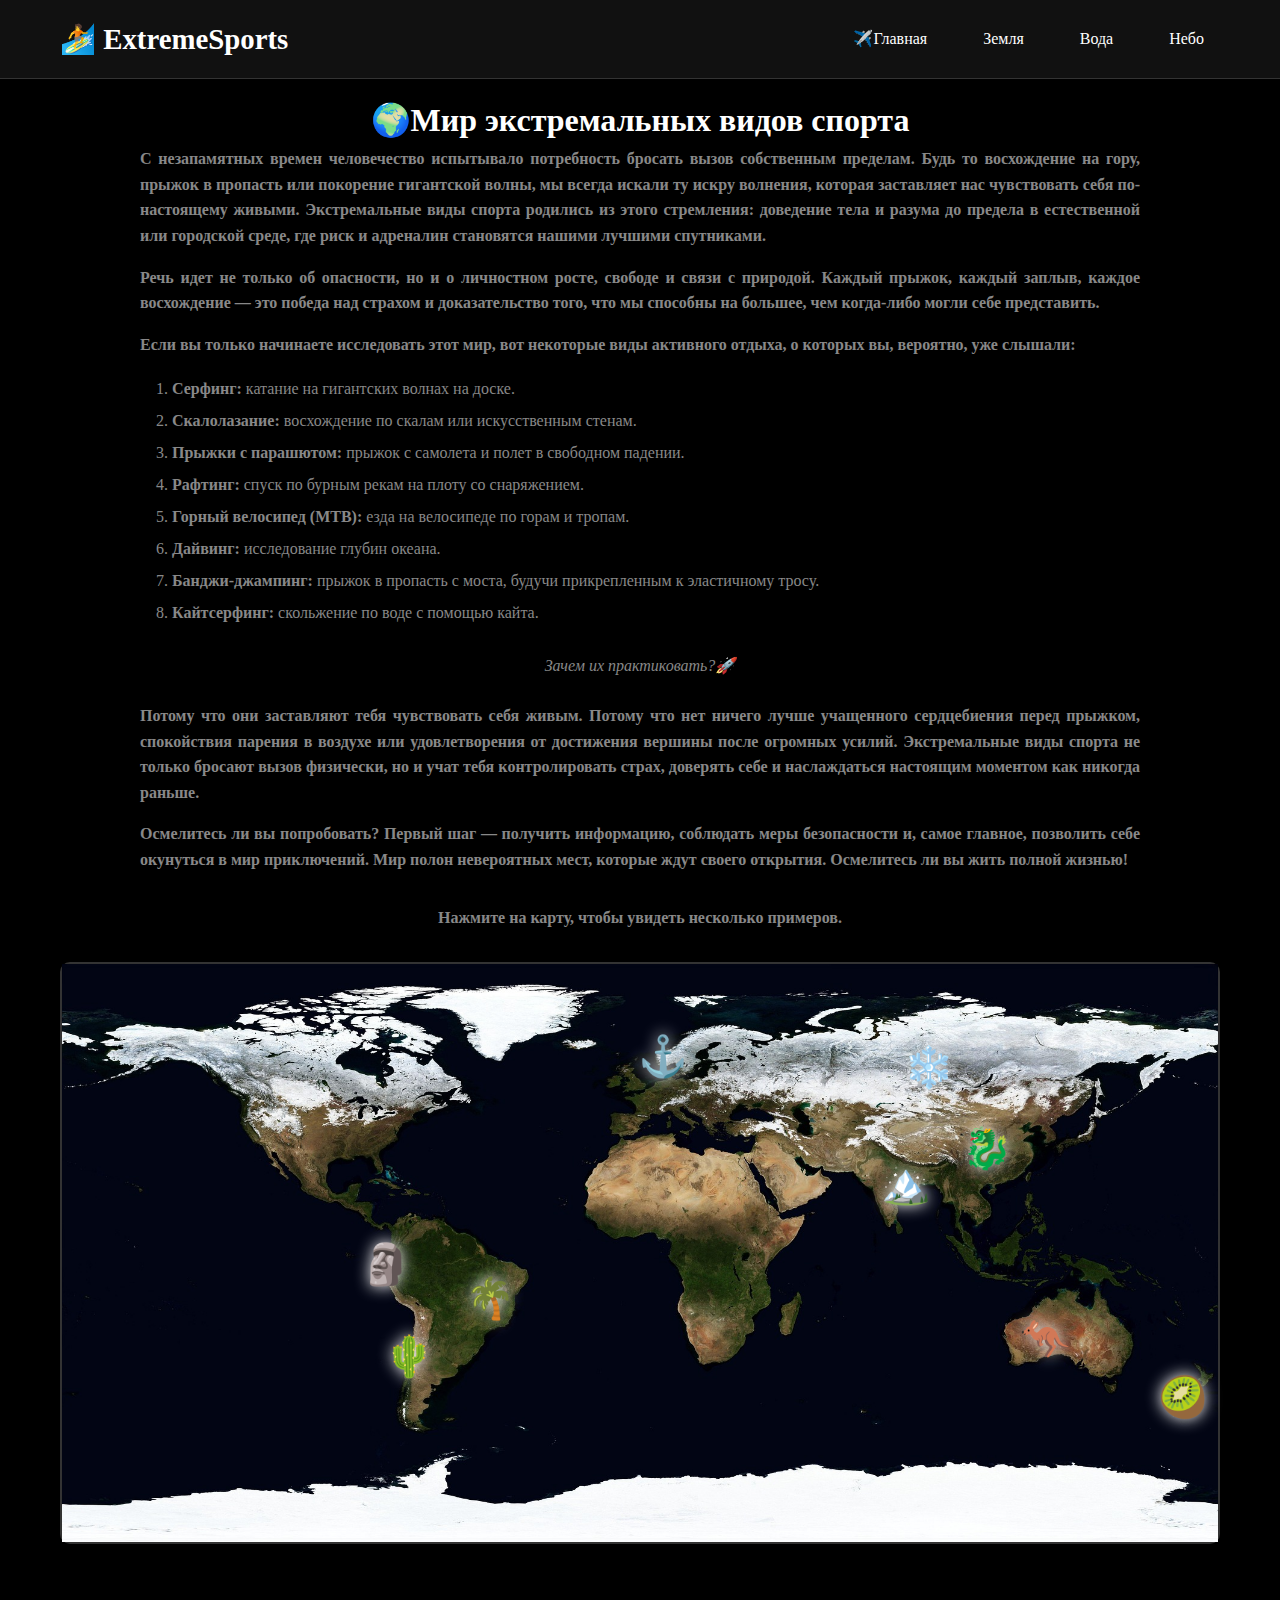
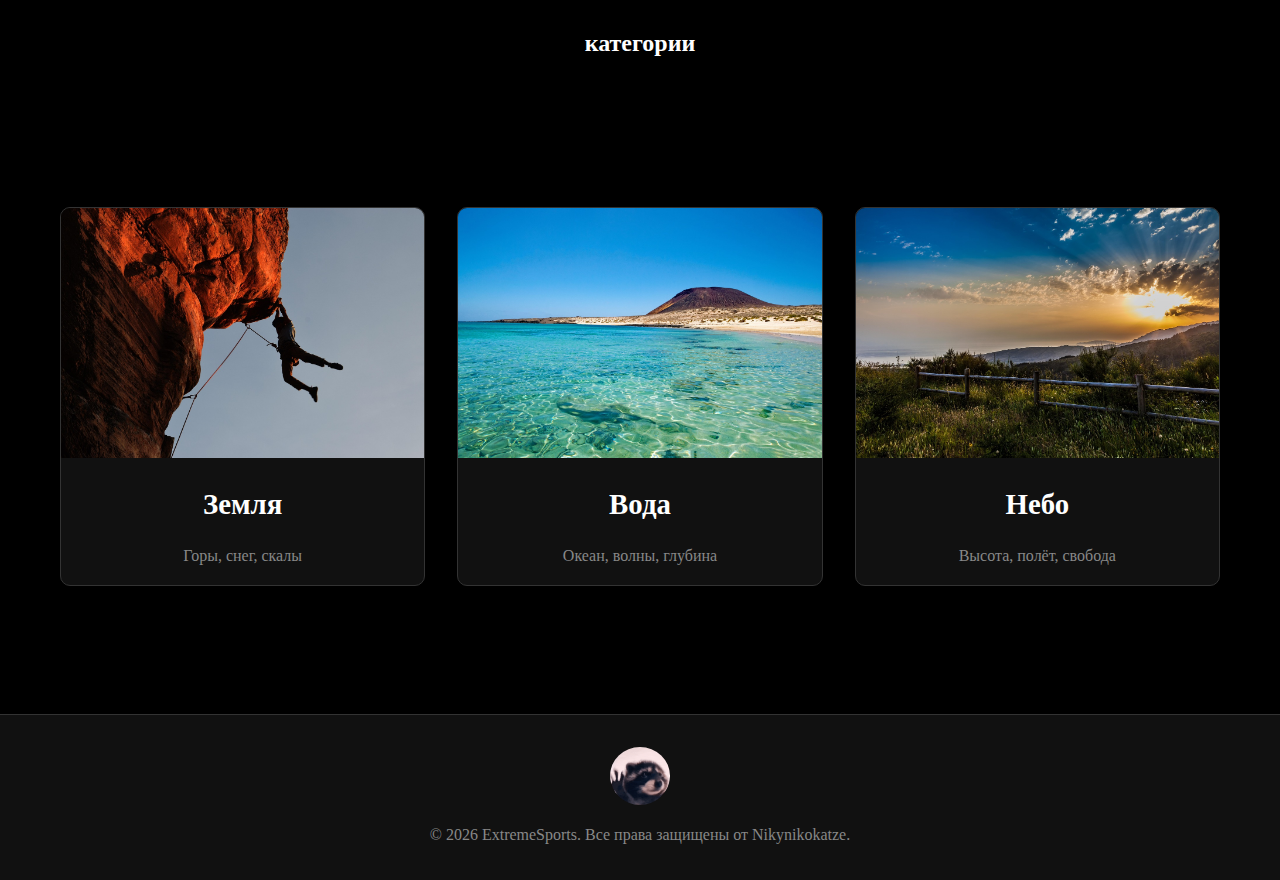
<file: index.html>
<!DOCTYPE html>
<html lang="ru">
<head>
    <meta charset="UTF-8">
    <meta name="viewport" content="width=device-with, initial-scale=1.0">
    <title>Экстремальные виды спорта</title>
    <link rel="stylesheet" href="css/style.css">
    <style>
        .mapa-interactivo {
            padding: 2rem 0 4rem o;
            background-color: var(--bg);
            color: var(--text);
            text-align: center;
        }

        .mapa-contenedor {
            position: relative;
            max-width: 1200px;
            margin: 2rem auto;
            border: 2px solid var(--border);
            border-radius: 10px;
            overflow: hidden;
            background-color: #0a1a2a;
        }

        .mapa-base {
            width: 100%;
            height: auto;
            display: block;
        }

        .marcador {
            position: absolute;
            transform: translate(-50%, -50%);
            cursor: pointer;
            z-index: 10;
        }

        .punto {
            font-size: 2.5rem;
            filter: drop-shadow(0 0 8px var(--accent));
            transition: transform 0.2s;
            display: block;
        }

        .punto:hover {
            transform: scale(1.4);
        }

        .info-lugar {
             position: absolute;
            bottom: 120%;
            left: 50%;
            transform: translateX(-50%);
            width: 250px;
            background-color: var(--card-bg);
            border: 2px solid var(--accent);
            border-radius: 10px;
            padding: 1rem;
            display: none;
            z-index: 20;
            box-shadow: 0 0 25px rgba(255, 255, 255, 0.5);
            color: var(--text);
            text-align: left;
            pointer-events: none;
        }

        .info-lugar::after {
             content: '';
            position: absolute;
            top: 100%;
            left: 50%;
            margin-left: -8px;
            border-width: 8px;
            border-style: solid;
            border-color: var(--accent) transparent transparent transparent;
        }

        .info-lugar h4 {
            color: var(--accent);
            margin-bottom: 0.5rem;
            font-size: 1.1rem;
        }

        .info-lugar p {
            color: var(--text);
            font-size: 0.9rem;
            margin-bottom: 0.5rem;
        }

        .info-lugar img {
            width: 100%;
            height: 120px;
            object-fit: cover;
            border-radius: 5px;
            border: 1px solid var(--border);
            margin-top: 0.5rem;
        }

        .marcador:hover .info-lugar {
            display: block;
        }

        @media (max-width:768px) {
            .punto {font-size: 1.8rem; }
            .info-lugar { width: 200px; }
        }
    </style>
</head>
<body>
    <header>
        <nav class="navbar">
            <div class="container">
                <a href="index.html" class="logo">🏄 ExtremeSports</a>
                <ul class="nav-menu">
                    <li><a href="index.html">✈️Главная</a></li>
                    <li><a href="pages/tierra.html">Земля</a></li>
                    <li><a href="pages/agua.html">Вода</a></li>
                    <li><a href="pages/cielo.html">Небо</a></li>
                </ul>
            </div>
        </nav>
    </header>

    <main>
        <section class="mapa-interactivo">
            <div class="container">
                <h1>🌍Мир экстремальных видов спорта</h1>
                <div style="text-align: justify; max-width: 1000px; margin: 0 auto 1rem auto; color: var(--gray);">
                    <p style="text-align: justify; margin-bottom: 1rem; font-weight: bold; color: var(--gray)">
                        С незапамятных времен человечество испытывало потребность бросать вызов собственным пределам. Будь то восхождение на гору, прыжок в пропасть или покорение гигантской волны, мы всегда искали ту искру волнения, которая заставляет нас чувствовать себя по-настоящему живыми. Экстремальные виды спорта родились из этого стремления: доведение тела и разума до предела в естественной или городской среде, где риск и адреналин становятся нашими лучшими спутниками.
                    </p>

                    <p style="text-align: justify; margin-bottom: 1rem; font-weight: bold; color: var(--gray)">
                        Речь идет не только об опасности, но и о личностном росте, свободе и связи с природой. Каждый прыжок, каждый заплыв, каждое восхождение — это победа над страхом и доказательство того, что мы способны на большее, чем когда-либо могли себе представить.
                    </p>

                    <p style="margin-bottom: 1rem; font-weight: bold; color: var(--gray);">
                        Если вы только начинаете исследовать этот мир, вот некоторые виды активного отдыха, о которых вы, вероятно, уже слышали:
                    </p>

                    <ol style="margin-left: 2rem; line-height: 2;">
                       <li><strong>Серфинг:</strong> катание на гигантских волнах на доске.</li>
                       <li><strong>Скалолазание:</strong> восхождение по скалам или искусственным стенам.</li>
                       <li><strong>Прыжки с парашютом:</strong> прыжок с самолета и полет в свободном падении.</li>
                       <li><strong>Рафтинг:</strong> спуск по бурным рекам на плоту со снаряжением.</li>
                       <li><strong>Горный велосипед (MTB):</strong> езда на велосипеде по горам и тропам.</li>
                       <li><strong>Дайвинг:</strong> исследование глубин океана.</li>
                       <li><strong>Банджи-джампинг:</strong> прыжок в пропасть с моста, будучи прикрепленным к эластичному тросу.</li>
                        <li><strong>Кайтсерфинг:</strong> скольжение по воде с помощью кайта.</li>
                    </ol>                 
                
                    <p style="margin: 1.5rem 0; font-style: italic; text-align: center; color: var(--gray);">
                        Зачем их практиковать?🚀
                    </p>

                    <p style="text-align: justify; margin-bottom: 1rem; font-weight: bold; color: var(--gray);">
                        Потому что они заставляют тебя чувствовать себя живым. Потому что нет ничего лучше учащенного сердцебиения перед прыжком, спокойствия парения в воздухе или удовлетворения от достижения вершины после огромных усилий. Экстремальные виды спорта не только бросают вызов физически, но и учат тебя контролировать страх, доверять себе и наслаждаться настоящим моментом как никогда раньше.
                    </p>
                    
                    <p style="text-align: justify; margin-bottom: 1rem; font-weight: bold; color: var(--gray);">
                        Осмелитесь ли вы попробовать? Первый шаг — получить информацию, соблюдать меры безопасности и, самое главное, позволить себе окунуться в мир приключений. Мир полон невероятных мест, которые ждут своего открытия. Осмелитесь ли вы жить полной жизнью! 
                    </p>

                    <p style="margin-top: 2rem; text-align: center; font-weight: bold; color: var(--gray);">
                        Нажмите на карту, чтобы увидеть несколько примеров.
                    </p>
                </div>
                
                <div class="mapa-contenedor">
                    <img src="img/Principal/mapamundi.jpg" class="mapa-base">

                    <div class="marcador" style="top: 32%; left: 80%;">
                        <span class="punto">🐉</span>
                        <div class="info-lugar">
                            <h4>Китай - Чжанцзяцзе</h4>
                            <p>Взбираясь на колонны «Аватара».</p>
                            <img src="img/Principal/china.jpg">
                        </div>
                    </div>
                    
                    <div class="marcador" style="top: 52%; left: 28%;">
                        <span class="punto">🗿</span>
                        <div class="info-lugar">
                            <h4>Перу - Уарац</h4>
                            <p>Восхождение в Андах. Вершины высотой 6000 м.</p>
                            <img src="img/Principal/peru.jpg">
                        </div>
                    </div>

                    <div class="marcador" style="top: 68%; left: 30%;">
                        <span class="punto">🌵</span>
                        <div class="info-lugar">
                            <h4>Чили - Долина Невадо</h4>
                            <p>Катание на лыжах и сноуборде.</p>
                            <img src="img/Principal/chile.jpg">
                        </div>
                    </div>

                    <div class="marcador" style="top: 16%; left: 52%;">
                        <span class="punto">⚓</span>
                        <div class="info-lugar">
                            <h4>Норвегия - Фьорды</h4>
                            <p>Ныряние в кристально чистых водах.</p>
                            <img src="img/Principal/noruega.jpg">
                        </div>
                    </div>

                    <div class="marcador" style="top: 65%; left: 85%;">
                        <span class="punto">🦘</span>
                        <div class="info-lugar">
                            <h4>Австралия - Голд-Кост</h4>
                            <p>Серфинг мирового класса.</p>
                            <img src="img/Principal/australia.jpg">
                        </div>
                    </div>

                    <div class="marcador" style="top: 75%; left: 97%;">
                        <span class="punto">🥝</span>
                        <div class="info-lugar">
                            <h4>Новая Зеландия - Милфорд-Саунд</h4>
                            <p>Каякинг среди фьордов.</p>
                            <img src="img/Principal/nuevazelanda.jpg">
                        </div>
                    </div>

                    <div class="marcador" style="top: 58%; left: 37%;">
                        <span class="punto">🌴</span>
                        <div class="info-lugar">
                            <h4>Бразилия - Рио-де-Жанейро</h4>
                            <p>Бейсджампинг с горы Шугарлоф.</p>
                            <img src="img/Principal/brazil.jpg">
                        </div>
                    </div>

                    <div class="marcador" style="top: 18%; left: 75%;">
                        <span class="punto">❄️</span>
                        <div class="info-lugar">
                            <h4>Россия - Камчатка</h4>
                            <p>Параглайдинг над вулканами.</p>
                            <img src="img/Principal/rusia.jpg">
                        </div>
                    </div>

                    <div class="marcador" style="top: 38%; left: 73%;">
                        <span class="punto">🏔️</span>
                        <div class="info-lugar">
                            <h4>Непал - Гималаи</h4>
                            <p>Прыжки с парашютом над Эверестом.</p>
                            <img src="img/Principal/nepal.jpg">
                        </div>
                    </div>
                </div>
            </div>
        </section>

        <section style="padding:  2rem 0;">
            <div class="container">
                <h2 style="text-align: center; margin-bottom: 2rem;">категории</h2>
        </section>
        
        <section style="padding: 2rem 0;">
            <div class="container">
                <div class="categories-grid">
                    <a href="pages/tierra.html" class="category-card">
                        <img src="img/Principal/cardearth.jpg" alt="Земля">
                        <h3>Земля</h3>
                        <p>Горы, снег, скалы</p>
                    </a>
                    <a href="pages/agua.html" class="category-card">
                        <img src="img/Principal/cardwater.jpg" alt="Вода">
                        <h3>Вода</h3>
                        <p>Океан, волны, глубина</p>
                    </a>
                    <a href="pages/cielo.html" class="category-card">
                        <img src="img/Principal/cardsky.jpg" alt="Небо">
                        <h3>Небо</h3>
                        <p>Высота, полёт, свобода</p>
                    </a>
                </div>
            </div>
        </section>
    </main>

    <footer>
        <div class="container">
            <a href="pages/games.html">
                <img src="img/Pedro/pedro.gif" style="width: 60px; border-radius: 50%; margin-bottom: 10px; cursor: pointer">
            </a>
            <p>&copy; 2026 ExtremeSports. Все права защищены от Nikynikokatze.</p>
        </div>
    </footer>

    <script>
        document.querySelectorAll('.marcador').forEach(marcador => {
            marcador.addEventListener('click', function(e) {
                e.stopPropagation();

                 document.querySelectorAll('.info-lugar').forEach(info => {
                    if (info !== this.querySelector('.info-lugar')) {
                        info.style.display = 'none';
                    }
                 });

                  let info = this.querySelector('.info-lugar');
                if (info.style.display === 'block') {
                    info.style.display = 'none';
                } else {
                    info.style.display = 'block';
                }
            });
        });

        document.addEventListener('click', function() {
            document.querySelectorAll('.info-lugar').forEach(info => {
                info.style.display = 'none';
            });
        });
    </script>

    <script src="js/main.js"></script>
</body>
</html>
</file>
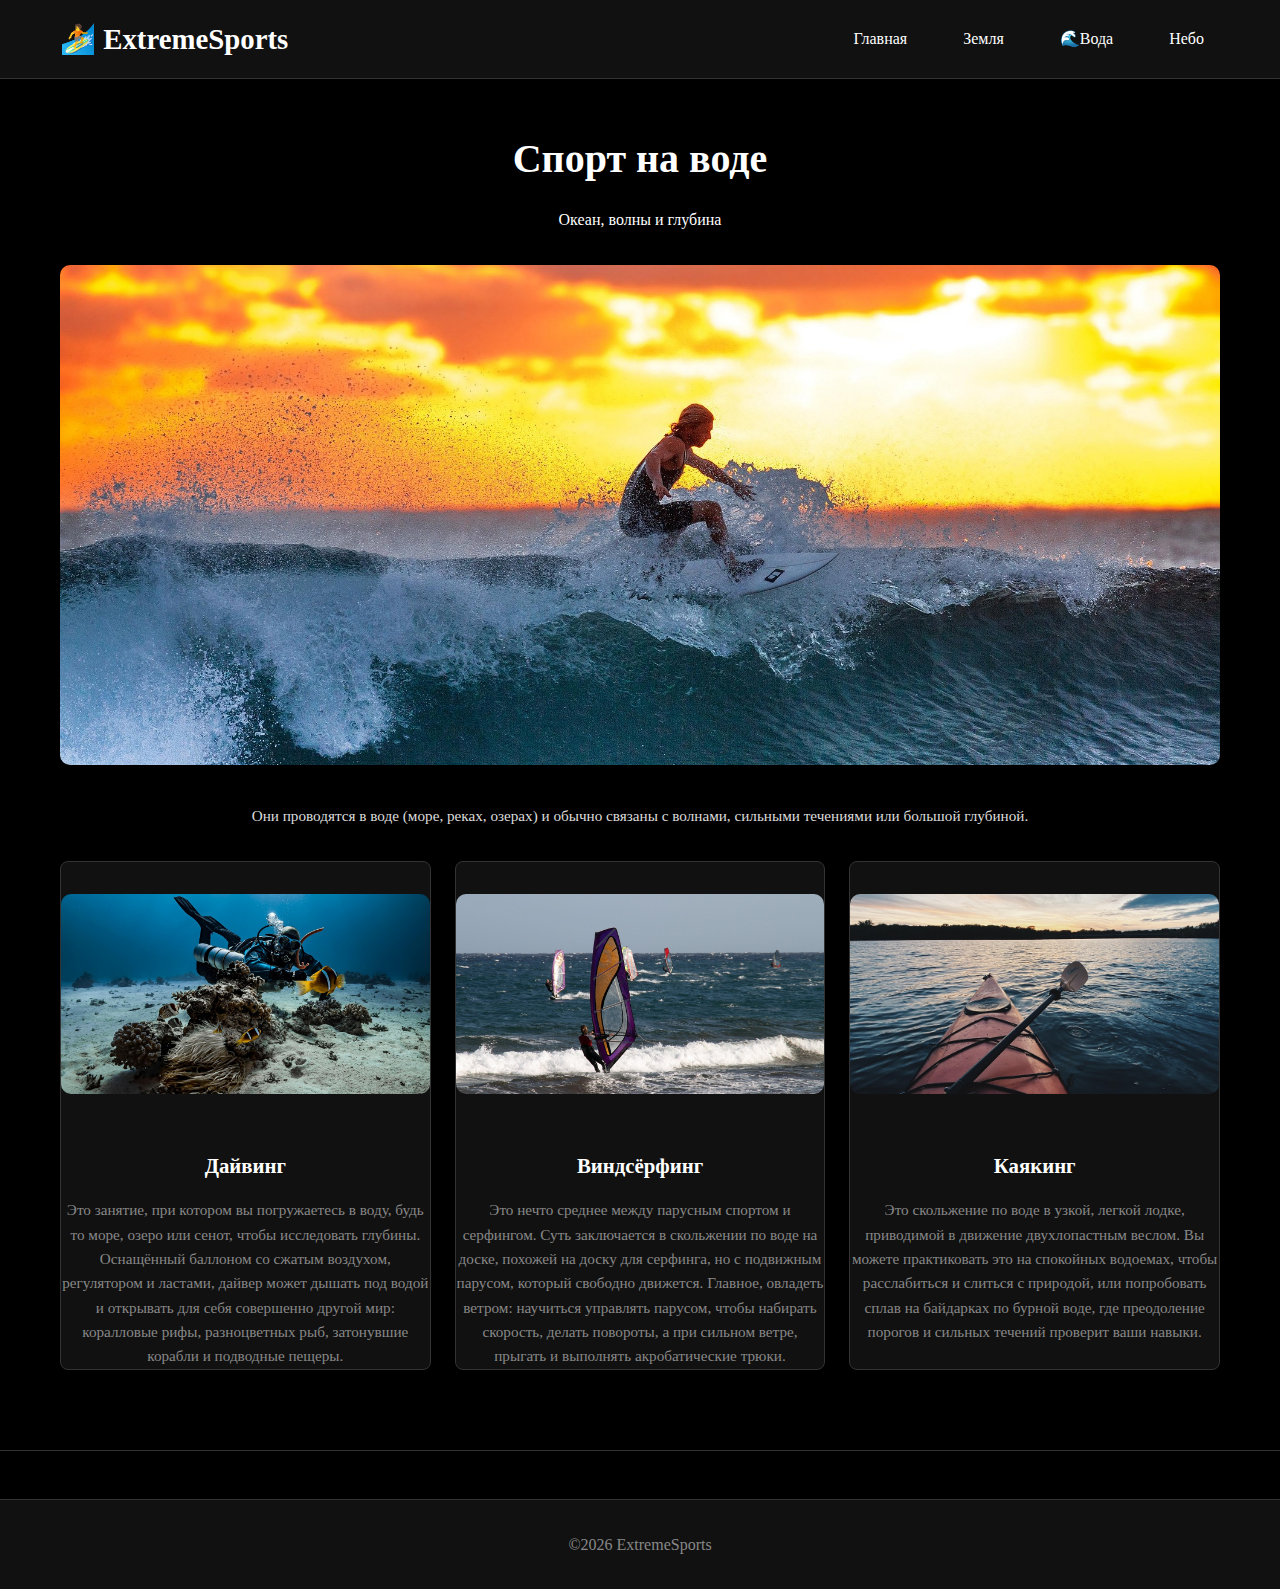
<file: pages/agua.html>
<!DOCTYPE html>
<html lang="ru">
<head>
    <meta charset="UTF-8">
    <meta name="viewport" content="width=device-width, initial-scale=1.0">
    <title>Вода - ExtremeSports</title>
    <link rel="stylesheet" href="../css/style.css">
</head>
<body>
    <header>
        <nav class="navbar">
            <div class="container">
                <a href="../index.html" class="logo">🏄 ExtremeSports</a>
                <ul class="nav-menu">
                    <li><a herf="../index.html">Главная</a></li>
                    <li><a href="tierra.html">Земля</a></li>
                    <li><a href="agua.html">🌊Вода</a></li>
                    <li><a href="cielo.html">Небо</a></li>
                </ul>
            </div>
        </nav>
    </header>

    <main>
        <section class="sport-hero">
            <div class="container">
                <h2>Спорт на воде</h2>
                <p>Океан, волны и глубина</p>
                <img src="../img/water/herowater.jpg">
                <p style="padding: 0 1 rem 1 rem; color:gainsboro; font-size: 0.95rem;">
                    Они проводятся в воде (море, реках, озерах) и обычно связаны с волнами, сильными течениями или большой глубиной.
                </p>
                
                <div class="deportes-grid">
                    <div class="deporte-item">
                        <img src="../img/water/buceo.jpg" alt="Дайвинг">
                        <h4>Дайвинг</h4>
                        <p style="padding: 0 1 rem 1 rem; color: var(--gray); font-size: 0.95rem;">
                            Это занятие, при котором вы погружаетесь в воду, будь то море, озеро или сенот, чтобы исследовать глубины. Оснащённый баллоном со сжатым воздухом, регулятором и ластами, дайвер может дышать под водой и открывать для себя совершенно другой мир: коралловые рифы, разноцветных рыб, затонувшие корабли и подводные пещеры.
                        </p>
                    </div>

                    <div class="deporte-item">
                        <img src="../img/water/windsurf.jpg" alt="Виндсёрфинг">
                        <h4>Виндсёрфинг</h4>
                        <p style="padding: 0 1 rem 1 rem; color: var(--gray); font-size: 0.95rem;">
                            Это нечто среднее между парусным спортом и серфингом. Суть заключается в скольжении по воде на доске, похожей на доску для серфинга, но с подвижным парусом, который свободно движется. Главное, овладеть ветром: научиться управлять парусом, чтобы набирать скорость, делать повороты, а при сильном ветре, прыгать и выполнять акробатические трюки.
                        </p>
                    </div>

                    <div class="deporte-item">
                        <img src="../img/water/kayak.jpg" lat="Каякинг">
                        <h4>Каякинг</h4>
                        <p style="padding: 0 1 rem 1 rem; color: var(--gray); font-size: 0.95rem;">
                            Это скольжение по воде в узкой, легкой лодке, приводимой в движение двухлопастным веслом. Вы можете практиковать это на спокойных водоемах, чтобы расслабиться и слиться с природой, или попробовать сплав на байдарках по бурной воде, где преодоление порогов и сильных течений проверит ваши навыки.
                        </p>
                    </div>
                </div>
            </div>
        </section>
    </main>

    <footer>
        <div class="container">
            <p>&copy;2026 ExtremeSports</p>
        </div>
    </footer>

    <scrip src="../js/main.js"></scrip>
</body>
</html>
</file>
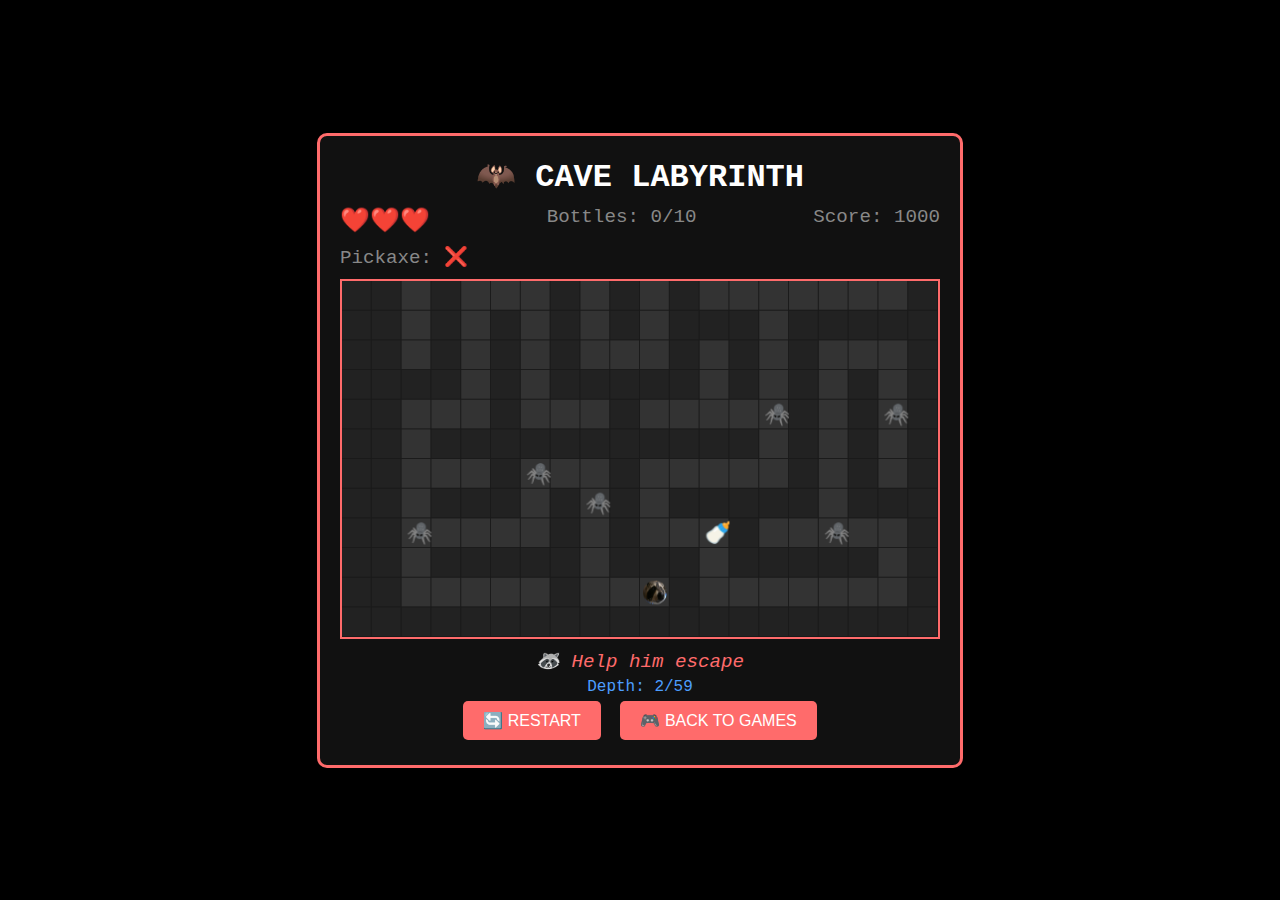
<file: pages/cave.html>
<!DOCTYPE html>
<html lang="en">
<head>
    <meta charset="UTF-8">
    <title>CAVE LABYRINTH - Help Pedro</title>
    <style>
        * { margin: 0; padding: 0; box-sizing: border-box; }
        body {
            background: #000;
            font-family: 'Courier New', monospace;
            min-height: 100vh;
            display: flex;
            justify-content: center;
            align-items: center;
            color: white;
        }
        .game-container {
            background: #111;
            border: 3px solid #ff6b6b;
            border-radius: 10px;
            padding: 20px;
            text-align: center;
        }
        canvas {
            border: 2px solid #ff6b6b;
            background: #1a1a1a;
            display: block;
            margin: 0 auto;
            width: 600px;
            height: 360px;
        }
        .panel {
            display: flex;
            justify-content: space-between;
            margin: 10px 0;
            color: #888;
            font-size: 1.2rem;
        }
        .lives { color: #ff6b6b; font-size: 1.5rem; }
        .warning-text {
            color: #ff0000;
            font-size: 4rem;
            font-weight: bold;
            text-shadow: 0 0 30px red, 0 0 60px orange;
            position: absolute;
            top: 50%;
            left: 50%;
            transform: translate(-50%, -50%);
            display: none;
            z-index: 100;
            animation: pulse 0.3s infinite;
            white-space: nowrap;
            pointer-events: none;
        }
        @keyframes pulse {
            0% { opacity: 1; transform: translate(-50%, -50%) scale(1); }
            50% { opacity: 0.7; transform: translate(-50%, -50%) scale(1.2); }
            100% { opacity: 1; transform: translate(-50%, -50%) scale(1); }
        }
        .shake-canvas {
            animation: shake 0.1s infinite;
        }
        @keyframes shake {
            0% { transform: translate(1px, 1px); }
            10% { transform: translate(-1px, -2px); }
            20% { transform: translate(-3px, 0px); }
            30% { transform: translate(3px, 2px); }
            40% { transform: translate(1px, -1px); }
            50% { transform: translate(-1px, 2px); }
            60% { transform: translate(-3px, 1px); }
            70% { transform: translate(3px, 1px); }
            80% { transform: translate(-1px, -1px); }
            90% { transform: translate(1px, 2px); }
            100% { transform: translate(1px, -2px); }
        }
        .stunned {
            color: #4d9eff;
            font-size: 2rem;
            font-weight: bold;
            display: none;
            margin: 10px 0;
        }
        button {
            background: #ff6b6b;
            color: white;
            border: none;
            padding: 10px 20px;
            margin: 5px;
            border-radius: 5px;
            cursor: pointer;
            font-size: 1rem;
        }
        button:hover { background: #ff5252; }
        .progress {
            color: #4d9eff;
            font-size: 1rem;
            margin-top: 5px;
        }
        .victory-overlay {
            position: fixed;
            top: 0;
            left: 0;
            width: 100%;
            height: 100%;
            background: rgba(0,0,0,0.95);
            display: none;
            justify-content: center;
            align-items: center;
            z-index: 1000;
        }
        .victory-box {
            background: #111;
            border: 3px solid #ffd700;
            border-radius: 20px;
            padding: 40px;
            text-align: center;
            box-shadow: 0 0 50px #ffd700;
            max-width: 500px;
        }
        .victory-box h2 {
            color: #ffd700;
            font-size: 3rem;
            margin-bottom: 20px;
            text-transform: uppercase;
        }
        .victory-box p {
            color: white;
            font-size: 1.5rem;
            margin-bottom: 20px;
        }
        .victory-box .score {
            color: #ffd700;
            font-size: 2rem;
            font-weight: bold;
            margin-bottom: 30px;
        }
        .victory-box button {
            background: #ffd700;
            color: black;
            font-size: 1.5rem;
            padding: 15px 30px;
            border: none;
            border-radius: 10px;
            cursor: pointer;
            font-weight: bold;
            margin: 10px;
        }
        .victory-box button:hover {
            background: #ffed4a;
        }
        .victory-box input {
            padding: 10px;
            font-size: 1.2rem;
            background: #222;
            color: white;
            border: 2px solid #ffd700;
            border-radius: 5px;
            margin-bottom: 20px;
            width: 80%;
        }
        .help-text {
            color: #ff6b6b;
            font-size: 1.2rem;
            margin-top: 5px;
            font-style: italic;
        }
    </style>
</head>
<body>
    <div class="game-container">
        <h1>🦇 CAVE LABYRINTH</h1>
        <div class="panel">
            <span class="lives" id="lives">❤️❤️❤️</span>
            <span>Bottles: <span id="bottles">0</span>/10</span>
            <span>Score: <span id="score">1000</span></span>
        </div>
        
        <div class="panel">
            <span>Pickaxe: <span id="pickaxe">❌</span></span>
            <span class="stunned" id="stunnedMsg">⚡ PEDRO IS STUNNED! ⚡</span>
        </div>
        
        <div style="position: relative; display: inline-block;">
            <canvas id="gameCanvas" width="600" height="360"></canvas>
            <div class="warning-text" id="warningText">⚠️ BE CAREFUL ⚠️</div>
        </div>
        
        <div class="help-text">🦝 Help him escape</div>
        <div class="progress" id="progress">Depth: 60/60</div>
        
        <button onclick="restartGame()">🔄 RESTART</button>
        <button onclick="window.location.href='games.html'">🎮 BACK TO GAMES</button>
    </div>

    <!-- Victory Overlay -->
    <div class="victory-overlay" id="victoryOverlay">
        <div class="victory-box">
            <h2>CONGRATULATIONS!</h2>
            <p>You saved Pedro!</p>
            <div class="score" id="finalScore">Score: 1000</div>
            <input type="text" id="winnerName" placeholder="Enter your name" maxlength="20">
            <div>
                <button onclick="saveAndContinue()">💾 SAVE</button>
                <button onclick="skipAndContinue()">⏩ SKIP</button>
            </div>
        </div>
    </div>

    <script>
        // Game setup
        const canvas = document.getElementById('gameCanvas');
        const ctx = canvas.getContext('2d');
        
        // Map size
        const TILE_SIZE = 30;
        const MAP_WIDTH = 20;
        const MAP_HEIGHT = 60;
        
        // Viewport size
        const VIEWPORT_HEIGHT = 12;
        
        // Camera
        let cameraY = 0;
        
        // Load images
        let pedroImg = new Image();
        pedroImg.src = '../img/Pedro/pedrope.jpg';
        
        let rockImg = new Image();
        rockImg.src = '../img/Pedro/rock.png';
        
        // Game state
        let map = [];
        let player = { x: 10, y: MAP_HEIGHT - 2 };
        let bottles = [];
        let pickaxe = null;
        let pickaxeRevealed = false;
        let shelters = [];
        let spiders = [];
        let exitX = 10;
        let exitY = 1;
        
        // Player status
        let lives = 3;
        let score = 1000;
        let bottlesCollected = 0;
        let hasPickaxe = false;
        let gameActive = true;
        
        // Score decay - 1 point every 1 second
        let scoreDecayTimer = 0;
        const SCORE_DECAY_INTERVAL = 60;
        
        // Stun
        let stunned = false;
        let stunTimer = 0;
        
        // Rock mechanics - 35 seconds
        let rockWarning = false;
        let rockCountdown = 0;
        let timeToNextRock = 35 * 60;
        let rockActive = false;
        let rockFade = 0;
        
        // ===== GENERATE MAZE =====
        function generateMap() {
            let newMap = Array(MAP_HEIGHT).fill().map(() => Array(MAP_WIDTH).fill(1));
            
            newMap[player.y][player.x] = 0;
            
            function carveMaze(x, y, depth = 0) {
                const dirs = [
                    [0, -2], [0, 2], [-2, 0], [2, 0]
                ].sort(() => Math.random() - 0.5);
                
                for (let [dx, dy] of dirs) {
                    let nx = x + dx;
                    let ny = y + dy;
                    
                    if (nx > 0 && nx < MAP_WIDTH-1 && ny > 0 && ny < MAP_HEIGHT-1 && newMap[ny][nx] === 1) {
                        if (Math.random() < 0.7 || depth < 3) {
                            newMap[ny][nx] = 0;
                            newMap[y + dy/2][x + dx/2] = 0;
                            carveMaze(nx, ny, depth + 1);
                        }
                    }
                }
            }
            
            carveMaze(player.x, player.y);
            newMap[exitY][exitX] = 0;
            
            return newMap;
        }
        
        // ===== CHECK REACHABILITY =====
        function isReachable(targetX, targetY) {
            let queue = [{x: player.x, y: player.y}];
            let visited = Array(MAP_HEIGHT).fill().map(() => Array(MAP_WIDTH).fill(false));
            visited[player.y][player.x] = true;
            
            while (queue.length > 0) {
                let {x, y} = queue.shift();
                
                if (x === targetX && y === targetY) return true;
                
                const dirs = [[0,1], [0,-1], [1,0], [-1,0]];
                for (let [dx, dy] of dirs) {
                    let nx = x + dx;
                    let ny = y + dy;
                    if (nx >= 0 && nx < MAP_WIDTH && ny >= 0 && ny < MAP_HEIGHT && 
                        map[ny][nx] === 0 && !visited[ny][nx]) {
                        visited[ny][nx] = true;
                        queue.push({x: nx, y: ny});
                    }
                }
            }
            return false;
        }
        
        // ===== GENERATE SHELTERS =====
        function generateShelters() {
            shelters = [];
            
            let directions = [
                {dx: 0, dy: -1}, {dx: 0, dy: -2}, {dx: 1, dy: -1}, {dx: -1, dy: -1},
                {dx: 0, dy: 1}, {dx: 0, dy: 2}, {dx: 1, dy: 1}, {dx: -1, dy: 1}
            ];
            
            directions.sort(() => Math.random() - 0.5);
            
            let aheadPlaced = 0;
            for (let dir of directions) {
                if (aheadPlaced >= 2) break;
                if (dir.dy < 0) {
                    let nx = player.x + dir.dx;
                    let ny = player.y + dir.dy;
                    
                    if (nx > 0 && nx < MAP_WIDTH-1 && ny > 0 && ny < MAP_HEIGHT-1 && 
                        map[ny][nx] === 1 && !shelters.some(s => s.x === nx && s.y === ny) &&
                        Math.random() < 0.6) {
                        shelters.push({x: nx, y: ny});
                        aheadPlaced++;
                    }
                }
            }
            
            let behindPlaced = 0;
            for (let dir of directions) {
                if (behindPlaced >= 2) break;
                if (dir.dy > 0) {
                    let nx = player.x + dir.dx;
                    let ny = player.y + dir.dy;
                    
                    if (nx > 0 && nx < MAP_WIDTH-1 && ny > 0 && ny < MAP_HEIGHT-1 && 
                        map[ny][nx] === 1 && !shelters.some(s => s.x === nx && s.y === ny) &&
                        Math.random() < 0.6) {
                        shelters.push({x: nx, y: ny});
                        behindPlaced++;
                    }
                }
            }
        }
        
        // ===== PLACE ITEMS =====
        function placeItemInReachableArea(excludePositions = []) {
            let attempts = 0;
            let placed = false;
            let x, y;
            
            while (!placed && attempts < 500) {
                x = Math.floor(Math.random() * (MAP_WIDTH-2)) + 1;
                y = Math.floor(Math.random() * (MAP_HEIGHT-2)) + 1;
                
                if (map[y][x] === 0 && 
                    !(x === player.x && y === player.y) && 
                    !excludePositions.some(p => p.x === x && p.y === y) &&
                    isReachable(x, y)) {
                    placed = true;
                }
                attempts++;
            }
            
            return placed ? {x, y} : null;
        }
        
        // ===== INITIALIZE =====
        function initLevel() {
            map = generateMap();
            player = { x: 10, y: MAP_HEIGHT - 2 };
            updateCamera();
            
            bottles = [];
            let bottlePositions = [];
            for (let i = 0; i < 10; i++) {
                let pos = placeItemInReachableArea(bottlePositions);
                if (pos) {
                    bottles.push({x: pos.x, y: pos.y, collected: false});
                    bottlePositions.push(pos);
                }
            }
            
            pickaxe = null;
            pickaxeRevealed = false;
            
            spiders = [];
            for (let i = 0; i < 20; i++) {
                let pos = placeItemInReachableArea([...bottlePositions, ...(pickaxe ? [pickaxe] : [])]);
                if (pos) {
                    spiders.push({x: pos.x, y: pos.y});
                }
            }
            
            timeToNextRock = 35 * 60;
            rockWarning = false;
            rockActive = false;
            stunned = false;
            hasPickaxe = false;
            pickaxeRevealed = false;
            score = 1000;
            scoreDecayTimer = 0;
            document.getElementById('score').textContent = '1000';
            document.getElementById('pickaxe').innerHTML = '❌';
            document.getElementById('stunnedMsg').style.display = 'none';
            document.getElementById('warningText').style.display = 'none';
            canvas.classList.remove('shake-canvas');
            updateProgress();
            document.getElementById('victoryOverlay').style.display = 'none';
        }
        
        function updateCamera() {
            cameraY = player.y - Math.floor(VIEWPORT_HEIGHT / 2);
            if (cameraY < 0) cameraY = 0;
            if (cameraY > MAP_HEIGHT - VIEWPORT_HEIGHT) cameraY = MAP_HEIGHT - VIEWPORT_HEIGHT;
        }
        
        function updateProgress() {
            let depth = MAP_HEIGHT - player.y;
            document.getElementById('progress').textContent = `Depth: ${depth}/${MAP_HEIGHT-1}`;
        }
        
        function revealPickaxe() {
            if (pickaxeRevealed) return;
            pickaxeRevealed = true;
            let pos = placeItemInReachableArea(bottles.map(b => ({x: b.x, y: b.y})));
            if (pos) pickaxe = {x: pos.x, y: pos.y};
        }
        
        function stunPlayer() {
            stunned = true;
            stunTimer = 120;
            document.getElementById('stunnedMsg').style.display = 'block';
        }
        
        function startRockWarning() {
            rockWarning = true;
            rockCountdown = 300;
            generateShelters();
            canvas.classList.add('shake-canvas');
        }
        
        function rockFall() {
            rockWarning = false;
            rockActive = true;
            rockFade = 120;
            document.getElementById('warningText').style.display = 'block';
            canvas.classList.remove('shake-canvas');
            
            let inShelter = shelters.some(s => s.x === player.x && s.y === player.y);
            
            if (!inShelter) {
                lives--;
                score = Math.max(0, score - 50);
                updateLives();
                stunPlayer();
                if (lives <= 0) {
                    gameActive = false;
                    alert('💀 GAME OVER - Pedro was crushed!');
                }
            }
            
            document.getElementById('score').textContent = score;
            timeToNextRock = 35 * 60;
        }
        
        function updateLives() {
            let hearts = '';
            for (let i = 0; i < lives; i++) hearts += '❤️';
            document.getElementById('lives').textContent = hearts;
        }
        
        function goToGames() {
            window.location.href = 'games.html';
        }
        
        // ===== FUNCIONES DE GUARDADO CORREGIDAS =====
        function saveAndContinue() {
            let name = document.getElementById('winnerName').value.trim();
            
            // Guardar el score con nombre si se proporcionó
            if (name) {
                let records = JSON.parse(localStorage.getItem('caveRecords')) || [];
                records.push({
                    name: name,
                    score: score,
                    date: new Date().toLocaleDateString()
                });
                records.sort((a, b) => b.score - a.score);
                if (records.length > 10) records = records.slice(0, 10);
                localStorage.setItem('caveRecords', JSON.stringify(records));
            }
            
            // ¡ESTAS LÍNEAS SON CRUCIALES!
            localStorage.setItem('caveCompleted', 'true');
            localStorage.setItem('lastCaveScore', score);
            
            console.log('✅ Cave completado! Score:', score);
            goToGames();
        }
        
        function skipAndContinue() {
            localStorage.setItem('caveCompleted', 'true');
            localStorage.setItem('lastCaveScore', score);
            console.log('✅ Cave completado (skip)! Score:', score);
            goToGames();
        }
        
        document.addEventListener('keydown', (e) => {
            if (!gameActive || stunned) return;
            
            let newX = player.x;
            let newY = player.y;
            
            switch(e.key) {
                case 'ArrowLeft': newX--; break;
                case 'ArrowRight': newX++; break;
                case 'ArrowUp': newY--; break;
                case 'ArrowDown': newY++; break;
                default: return;
            }
            
            if (newX < 0 || newX >= MAP_WIDTH || newY < 0 || newY >= MAP_HEIGHT) return;
            if (map[newY][newX] === 1 && !shelters.some(s => s.x === newX && s.y === newY)) return;
            
            let wasInShelter = shelters.some(s => s.x === player.x && s.y === player.y);
            let enteringShelter = shelters.some(s => s.x === newX && s.y === newY);
            
            player.x = newX;
            player.y = newY;
            updateCamera();
            updateProgress();
            
            let bottleIndex = bottles.findIndex(b => b.x === player.x && b.y === player.y && !b.collected);
            if (bottleIndex !== -1) {
                bottles[bottleIndex].collected = true;
                bottlesCollected++;
                score += 50;
                document.getElementById('bottles').textContent = bottlesCollected;
                document.getElementById('score').textContent = score;
                if (bottlesCollected >= 4 && !pickaxeRevealed) revealPickaxe();
            }
            
            if (pickaxe && player.x === pickaxe.x && player.y === pickaxe.y) {
                hasPickaxe = true;
                pickaxe = null;
                score += 100;
                document.getElementById('pickaxe').innerHTML = '✅';
                document.getElementById('score').textContent = score;
            }
            
            let spiderIndex = spiders.findIndex(s => s.x === player.x && s.y === player.y);
            if (spiderIndex !== -1) {
                score = Math.max(0, score - 10);
                spiders.splice(spiderIndex, 1);
                document.getElementById('score').textContent = score;
            }
            
            if (hasPickaxe && player.x === exitX && player.y === exitY) {
                gameActive = false;
                document.getElementById('finalScore').textContent = `Score: ${score}`;
                document.getElementById('victoryOverlay').style.display = 'flex';
            }
            
            e.preventDefault();
        });
        
        function draw() {
            ctx.clearRect(0, 0, 600, 360);
            
            for (let y = 0; y < VIEWPORT_HEIGHT; y++) {
                let mapY = cameraY + y;
                if (mapY >= MAP_HEIGHT) continue;
                
                for (let x = 0; x < MAP_WIDTH; x++) {
                    let screenX = x * TILE_SIZE;
                    let screenY = y * TILE_SIZE;
                    
                    if (map[mapY][x] === 0) {
                        ctx.fillStyle = '#333';
                        ctx.fillRect(screenX, screenY, TILE_SIZE-1, TILE_SIZE-1);
                        
                        if (x === exitX && mapY === exitY) {
                            if (hasPickaxe) {
                                ctx.shadowColor = '#4dff4d';
                                ctx.shadowBlur = 30;
                                ctx.fillStyle = '#4dff4d';
                            } else {
                                ctx.fillStyle = '#444';
                            }
                            ctx.fillRect(screenX, screenY, TILE_SIZE-1, TILE_SIZE-1);
                            ctx.shadowBlur = 0;
                            ctx.font = '22px Arial';
                            ctx.fillStyle = '#fff';
                            ctx.fillText('🚪', screenX + 5, screenY + 22);
                        }
                        
                        let bottle = bottles.find(b => b.x === x && b.y === mapY && !b.collected);
                        if (bottle) {
                            ctx.font = '22px Arial';
                            ctx.fillText('🍼', screenX + 5, screenY + 22);
                        }
                        
                        if (pickaxe && pickaxe.x === x && pickaxe.y === mapY) {
                            ctx.shadowColor = '#ffff00';
                            ctx.shadowBlur = 20;
                            ctx.font = '22px Arial';
                            ctx.fillText('⛏️', screenX + 5, screenY + 22);
                            ctx.shadowBlur = 0;
                        }
                        
                        if (spiders.some(s => s.x === x && s.y === mapY)) {
                            ctx.font = '22px Arial';
                            ctx.fillText('🕷️', screenX + 5, screenY + 22);
                        }
                    } else {
                        ctx.fillStyle = '#222';
                        ctx.fillRect(screenX, screenY, TILE_SIZE-1, TILE_SIZE-1);
                        
                        if (shelters.some(s => s.x === x && s.y === mapY)) {
                            ctx.shadowColor = '#4d9eff';
                            ctx.shadowBlur = 20;
                            ctx.fillStyle = '#4d9eff';
                            ctx.fillRect(screenX, screenY, TILE_SIZE-1, TILE_SIZE-1);
                            ctx.shadowBlur = 0;
                            ctx.font = '20px Arial';
                            ctx.fillStyle = '#fff';
                            ctx.fillText('⛑️', screenX + 5, screenY + 22);
                        }
                    }
                }
            }
            
            if (rockActive) {
                ctx.save();
                ctx.globalAlpha = rockFade / 120;
                ctx.drawImage(rockImg, 0, 0, 600, 360);
                ctx.restore();
                
                rockFade--;
                if (rockFade <= 0) {
                    rockActive = false;
                    document.getElementById('warningText').style.display = 'none';
                    shelters = [];
                }
            }
            
            if (player.y >= cameraY && player.y < cameraY + VIEWPORT_HEIGHT) {
                let screenY = (player.y - cameraY) * TILE_SIZE;
                
                ctx.save();
                ctx.beginPath();
                ctx.arc(player.x * TILE_SIZE + TILE_SIZE/2, screenY + TILE_SIZE/2, 12, 0, Math.PI * 2);
                ctx.closePath();
                ctx.clip();
                
                if (pedroImg.complete) {
                    ctx.drawImage(pedroImg, player.x * TILE_SIZE, screenY, TILE_SIZE, TILE_SIZE);
                } else {
                    ctx.fillStyle = '#8B4513';
                    ctx.fillRect(player.x * TILE_SIZE, screenY, TILE_SIZE, TILE_SIZE);
                }
                ctx.restore();
            }
        }
        
        function gameLoop() {
            if (!gameActive) return;
            
            if (!stunned && !rockWarning && !rockActive) {
                scoreDecayTimer++;
                if (scoreDecayTimer >= SCORE_DECAY_INTERVAL) {
                    score = Math.max(0, score - 1);
                    document.getElementById('score').textContent = score;
                    scoreDecayTimer = 0;
                }
            }
            
            if (!rockWarning && !rockActive) {
                timeToNextRock--;
                if (timeToNextRock <= 300 && !rockWarning) startRockWarning();
            }
            
            if (rockWarning) {
                rockCountdown--;
                if (rockCountdown <= 0) rockFall();
            }
            
            if (stunned) {
                stunTimer--;
                if (stunTimer <= 0) {
                    stunned = false;
                    document.getElementById('stunnedMsg').style.display = 'none';
                }
            }
            
            draw();
            requestAnimationFrame(gameLoop);
        }
        
        function restartGame() {
            lives = 3;
            bottlesCollected = 0;
            hasPickaxe = false;
            gameActive = true;
            score = 1000;
            document.getElementById('score').textContent = '1000';
            document.getElementById('bottles').textContent = '0';
            document.getElementById('pickaxe').innerHTML = '❌';
            updateLives();
            initLevel();
        }
        
        initLevel();
        updateLives();
        gameLoop();
    </script>
</body>
</html>
</file>
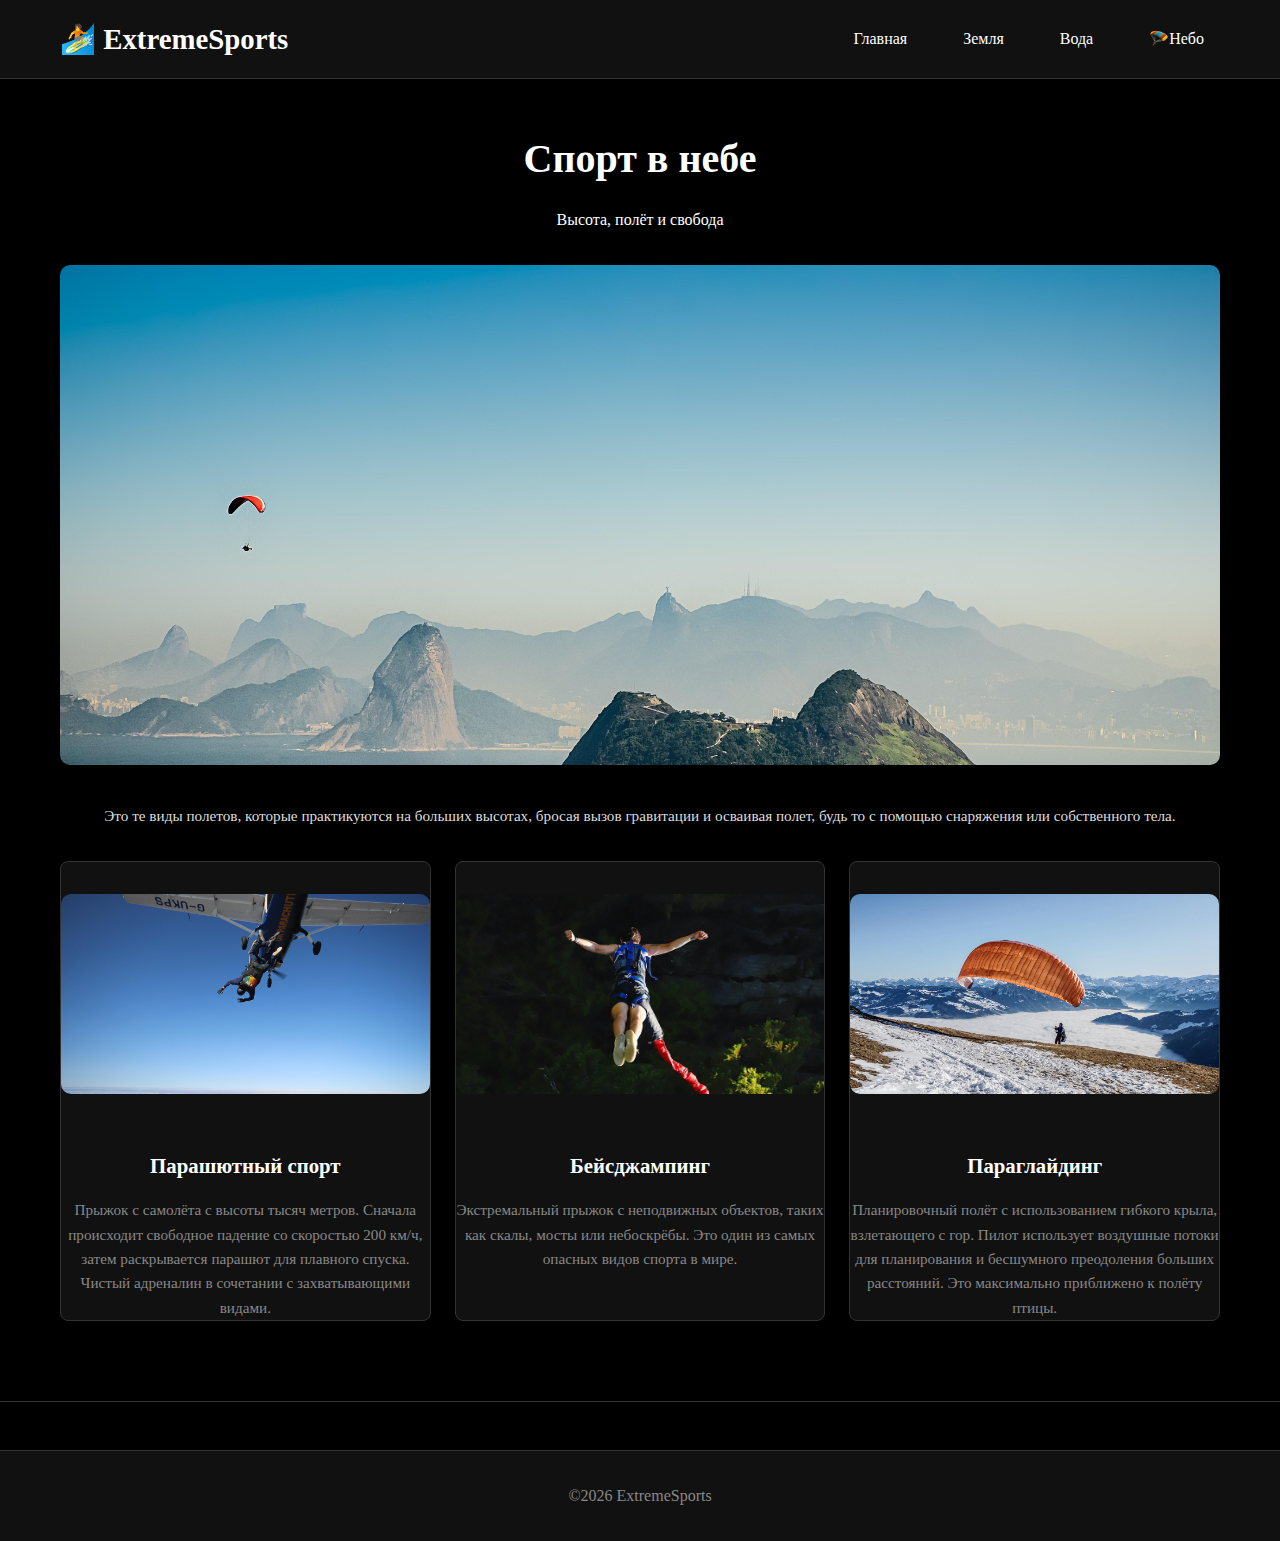
<file: pages/cielo.html>
<!DOCTYPE html>
<html lang="ru">
<head>
    <meta charset="UTF-8">
    <meta name="viewport" content="width=device-width, initial-scale=1.0">
    <title>Небо - ExtremeSports</title>
    <link rel="stylesheet" href="../css/style.css">
</head>
<body>
    <header>
        <nav class="navbar">
            <div class="container">
                <a href="../index.html" class="logo">🏄 ExtremeSports</a>
                <ul class="nav-menu">
                    <li><a herf="../index.html">Главная</a></li>
                    <li><a href="tierra.html">Земля</a></li>
                    <li><a href="agua.html">Вода</a></li>
                    <li><a href="cielo.html">🪂Небо</a></li>
                </ul>
            </div>
        </nav>
    </header>

    <main>
        <section class="sport-hero">
            <div class="container">
                <h2>Спорт в небе</h2>
                <p>Высота, полёт и свобода</p>
                <img src="../img/sky/herosky.jpg">
                <p style="padding: 0 1 rem 1 rem; color:gainsboro; font-size: 0.95rem;">
                    Это те виды полетов, которые практикуются на больших высотах, бросая вызов гравитации и осваивая полет, будь то с помощью снаряжения или собственного тела.
                </p>
                
                <div class="deportes-grid">
                    <div class="deporte-item">
                        <img src="../img/sky/paracaidismo.jpg" alt="Парашютный спорт">
                        <h4>Парашютный спорт</h4>
                        <p style="padding: 0 1 rem 1 rem; color: var(--gray); font-size: 0.95rem;">
                            Прыжок с самолёта с высоты тысяч метров. Сначала происходит свободное падение со скоростью 200 км/ч, затем раскрывается парашют для плавного спуска. Чистый адреналин в сочетании с захватывающими видами.
                        </p>
                    </div>

                    <div class="deporte-item">
                        <img src="../img/sky/bjumping.jpg" alt="Бейсджампинг">
                        <h4>Бейсджампинг</h4>
                        <p style="padding: 0 1 rem 1 rem; color: var(--gray); font-size: 0.95rem;">
                            Экстремальный прыжок с неподвижных объектов, таких как скалы, мосты или небоскрёбы. Это один из самых опасных видов спорта в мире.
                        </p>
                    </div>

                    <div class="deporte-item">
                        <img src="../img/sky/paraglider.jpg" lat="Параглайдинг">
                        <h4>Параглайдинг</h4>
                        <p style="padding: 0 1 rem 1 rem; color: var(--gray); font-size: 0.95rem;">
                            Планировочный полёт с использованием гибкого крыла, взлетающего с гор. Пилот использует воздушные потоки для планирования и бесшумного преодоления больших расстояний. Это максимально приближено к полёту птицы.
                        </p>
                    </div>
                </div>
            </div>
        </section>
    </main>

    <footer>
        <div class="container">
            <p>&copy;2026 ExtremeSports</p>
        </div>
    </footer>

    <scrip src="../js/main.js"></scrip>
</body>
</html>
</file>
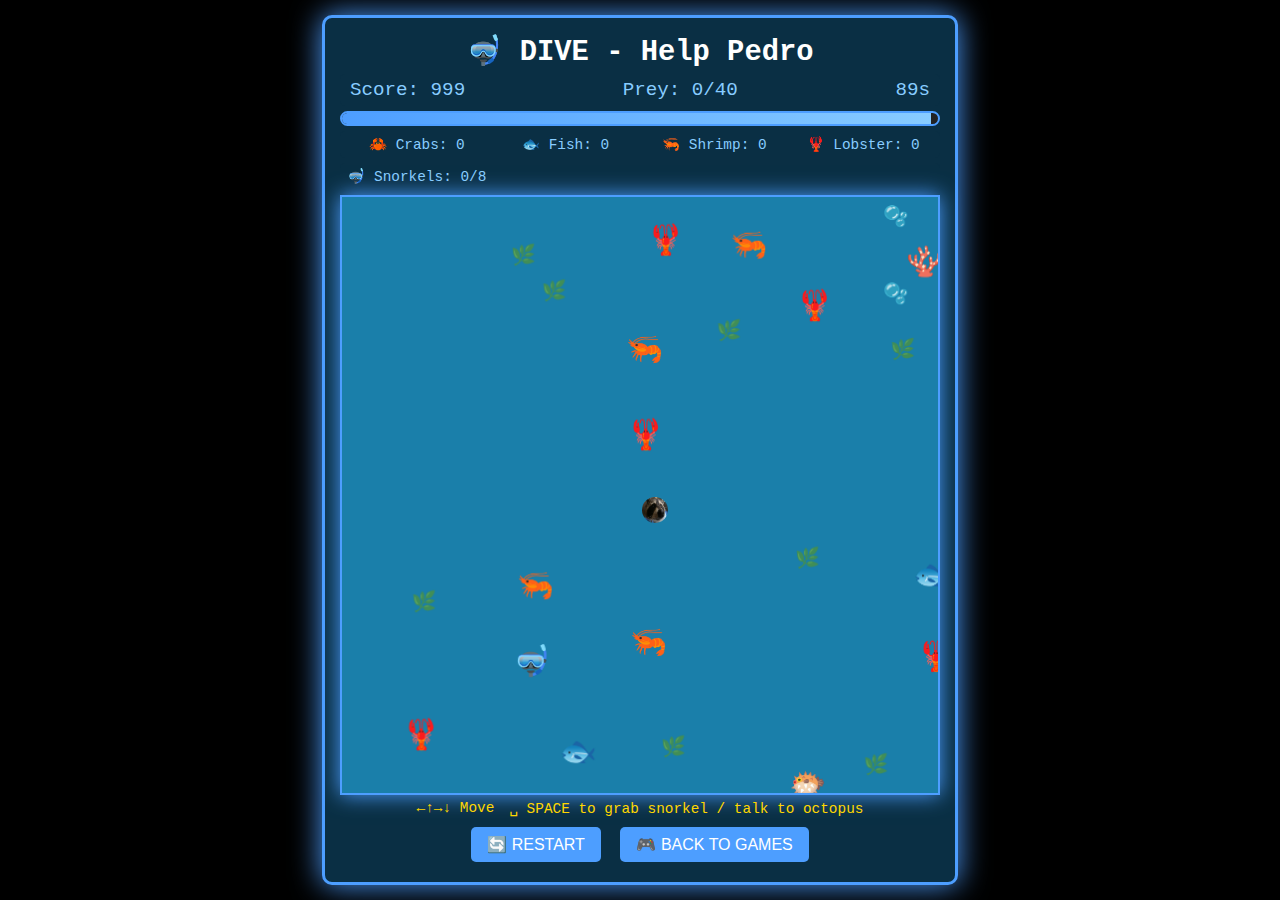
<file: pages/dive.html>
<!DOCTYPE html>
<html lang="en">
<head>
    <meta charset="UTF-8">
    <title>DIVE - Help Pedro</title>
    <style>
        * { margin: 0; padding: 0; box-sizing: border-box; }
        body {
            background: #000;
            font-family: 'Courier New', monospace;
            min-height: 100vh;
            display: flex;
            justify-content: center;
            align-items: center;
            color: white;
        }
        .game-container {
            background: #0a2f44;
            border: 3px solid #4d9eff;
            border-radius: 10px;
            padding: 15px;
            text-align: center;
            box-shadow: 0 0 30px #4d9eff;
        }
        canvas {
            border: 2px solid #4d9eff;
            background: linear-gradient(135deg, #1a7faa, #0a4f7a);
            display: block;
            margin: 0 auto;
            width: 600px;
            height: 600px;
            box-shadow: 0 0 20px #4d9eff;
            transition: filter 0.3s;
        }
        .canvas-low-oxygen {
            filter: drop-shadow(0 0 20px red) brightness(1.2);
            animation: oxygenShake 0.1s infinite;
        }
        @keyframes oxygenShake {
            0% { transform: translate(1px, 1px); }
            10% { transform: translate(-1px, -2px); }
            20% { transform: translate(-3px, 0px); }
            30% { transform: translate(3px, 2px); }
            40% { transform: translate(1px, -1px); }
            50% { transform: translate(-1px, 2px); }
            60% { transform: translate(-3px, 1px); }
            70% { transform: translate(3px, 1px); }
            80% { transform: translate(-1px, -1px); }
            90% { transform: translate(1px, 2px); }
            100% { transform: translate(1px, -2px); }
        }
        .panel {
            display: flex;
            justify-content: space-between;
            margin: 5px 0;
            color: #88ccff;
            font-size: 1.2rem;
            background: #0a2f44;
            padding: 5px 10px;
            border-radius: 5px;
        }
        .stats {
            display: grid;
            grid-template-columns: repeat(4, 1fr);
            gap: 5px;
            margin: 5px 0;
            color: #88ccff;
            font-size: 0.9rem;
            background: #0a2f44;
            padding: 5px;
            border-radius: 5px;
        }
        .oxygen-container {
            margin: 5px 0;
        }
        .oxygen-bar {
            width: 100%;
            height: 15px;
            background: #222;
            border-radius: 8px;
            overflow: hidden;
            border: 2px solid #4d9eff;
        }
        .oxygen-fill {
            height: 100%;
            background: linear-gradient(90deg, #4d9eff, #88ccff);
            width: 100%;
            transition: width 0.3s;
        }
        .oxygen-fill.low {
            background: linear-gradient(90deg, #ff6b6b, #ff4444);
        }
        button {
            background: #4d9eff;
            color: white;
            border: none;
            padding: 8px 16px;
            margin: 5px;
            border-radius: 5px;
            cursor: pointer;
            font-size: 1rem;
        }
        button:hover { background: #3a7bff; }
        .victory-overlay {
            position: fixed;
            top: 0;
            left: 0;
            width: 100%;
            height: 100%;
            background: rgba(0,0,0,0.95);
            display: none;
            justify-content: center;
            align-items: center;
            z-index: 1000;
        }
        .victory-box {
            background: #0a2f44;
            border: 3px solid #ffd700;
            border-radius: 20px;
            padding: 30px;
            text-align: center;
            box-shadow: 0 0 50px #ffd700;
            max-width: 500px;
        }
        .victory-box h2 {
            color: #ffd700;
            font-size: 3rem;
            margin-bottom: 20px;
        }
        .victory-box .pedro-dance {
            width: 120px;
            height: 120px;
            border-radius: 50%;
            margin: 15px auto;
            overflow: hidden;
            border: 3px solid #ffd700;
            animation: spin 4s linear infinite;
        }
        @keyframes spin {
            from { transform: rotate(0deg); }
            to { transform: rotate(360deg); }
        }
        .victory-box .pedro-dance img {
            width: 100%;
            height: 100%;
            object-fit: cover;
        }
        .victory-box p {
            color: white;
            font-size: 1.3rem;
            margin: 15px 0;
        }
        .victory-box input {
            padding: 8px;
            font-size: 1rem;
            background: #222;
            color: white;
            border: 2px solid #ffd700;
            border-radius: 5px;
            margin-bottom: 15px;
            width: 80%;
        }
        .victory-box button {
            background: #ffd700;
            color: black;
            font-size: 1.3rem;
            padding: 10px 20px;
            margin: 5px;
        }
        .game-over-overlay {
            position: fixed;
            top: 0;
            left: 0;
            width: 100%;
            height: 100%;
            background: rgba(0,0,0,0.95);
            display: none;
            justify-content: center;
            align-items: center;
            z-index: 1000;
        }
        .game-over-box {
            background: #0a2f44;
            border: 3px solid #ff6b6b;
            border-radius: 20px;
            padding: 30px;
            text-align: center;
        }
        .game-over-box .emoji {
            font-size: 5rem;
            margin: 20px;
        }
        .game-over-box button {
            background: #ff6b6b;
            font-size: 1.3rem;
            padding: 10px 20px;
            margin-top: 15px;
        }
        .controls {
            display: flex;
            justify-content: center;
            gap: 15px;
            margin: 5px 0;
            color: #ffd700;
            font-size: 0.9rem;
        }
    </style>
</head>
<body>
    <div class="game-container">
        <h1 style="font-size: 1.8rem;">🤿 DIVE - Help Pedro</h1>
        
        <div class="panel">
            <span>Score: <span id="score">1000</span></span>
            <span>Prey: <span id="preyCount">0</span>/40</span>
            <span id="oxygenTime">90s</span>
        </div>
        
        <div class="oxygen-container">
            <div class="oxygen-bar">
                <div class="oxygen-fill" id="oxygenBar" style="width: 100%"></div>
            </div>
        </div>
        
        <div class="stats">
            <span>🦀 Crabs: <span id="crabCount">0</span></span>
            <span>🐟 Fish: <span id="fishCount">0</span></span>
            <span>🦐 Shrimp: <span id="shrimpCount">0</span></span>
            <span>🦞 Lobster: <span id="lobsterCount">0</span></span>
        </div>
        <div class="stats">
            <span>🤿 Snorkels: <span id="snorkelCount">0</span>/8</span>
        </div>
        
        <canvas id="gameCanvas" width="600" height="600"></canvas>
        
        <div class="controls">
            <span>←↑→↓ Move</span>
            <span>␣ SPACE to grab snorkel / talk to octopus</span>
        </div>
        
        <button onclick="restartGame()">🔄 RESTART</button>
        <button onclick="window.location.href='games.html'">🎮 BACK TO GAMES</button>
    </div>

    <!-- Game Over Overlay -->
    <div class="game-over-overlay" id="gameOverOverlay">
        <div class="game-over-box">
            <h2>💀 GAME OVER</h2>
            <div class="emoji" id="gameOverEmoji">🐡</div>
            <p id="gameOverMessage"></p>
            <button onclick="restartGame()">🔄 TRY AGAIN</button>
        </div>
    </div>

    <!-- Victory Overlay -->
    <div class="victory-overlay" id="victoryOverlay">
        <div class="victory-box">
            <h2>🎉 VICTORY! 🎉</h2>
            <div class="pedro-dance">
                <img src="../img/Pedro/pedro.gif" alt="Pedro dancing">
            </div>
            <p>Final Score: <span id="finalScore">0</span></p>
            <input type="text" id="winnerName" placeholder="Enter your name (optional)" maxlength="20">
            <div>
                <button onclick="saveAndContinue()">💾 SAVE</button>
                <button onclick="goToGames()">⏩ SKIP</button>
            </div>
        </div>
    </div>

    <!-- Audio for victory song -->
    <audio id="victorySong" preload="auto" loop>
        <source src="../img/Pedro/cancionpedro.mp3" type="audio/mpeg">
    </audio>

    <script>
        // Game setup
        const canvas = document.getElementById('gameCanvas');
        const ctx = canvas.getContext('2d');
        
        // Map size - 42x42
        const MAP_SIZE = 42;
        
        // Viewport size - 20x20 visible
        const VIEW_SIZE = 20;
        
        // Calculate tile size to fit canvas
        const TILE_SIZE = 30; // 600/20 = 30
        
        // Center player in map
        let player = { x: 21, y: 21 };
        
        // Load Pedro image
        let pedroImg = new Image();
        pedroImg.src = '../img/Pedro/pedrope.jpg';
        
        // Game state arrays
        let crabs = [];
        let fish = [];
        let shrimp = [];
        let lobster = [];
        let snorkels = [];
        let pufferfish = [];
        let oxygenCorals = [];
        let decorativeCorals = [];
        let algae = [];
        
        // Special objects
        let octopus = null;
        let chest = null;
        let boat = null;
        
        // Player inventory
        let preyCount = 0;
        let crabsCaught = 0;
        let fishCaught = 0;
        let shrimpCaught = 0;
        let lobsterCaught = 0;
        let snorkelsCollected = 0;
        
        // Puntaje - EMPIEZA EN 1000
        let score = 1000;
        let scoreDecayTimer = 0;
        const SCORE_DECAY_INTERVAL = 60; // 1 punto por segundo normal
        
        // Prey totals (random each game)
        let totalCrabs = 0;
        let totalFish = 0;
        let totalShrimp = 0;
        let totalLobster = 0;
        const TOTAL_PREY = 40;
        
        // Oxygen - 90 seconds
        let oxygen = 90;
        const MAX_OXYGEN = 90;
        
        // Game state
        let gameActive = true;
        
        // Oxygen mechanics
        let oxygenTimer = 0;
        const OXYGEN_DECAY_INTERVAL = 60;
        let lowOxygenMode = false;
        
        // Nearby items
        let nearbySnorkel = null;
        let nearOctopus = false;
        
        // Victory condition
        let allPreyCollected = false;
        let octopusAppeared = false;
        
        // ===== UTILITY FUNCTIONS =====
        function getDistance(x1, y1, x2, y2) {
            return Math.sqrt((x1 - x2) ** 2 + (y1 - y2) ** 2);
        }
        
        function isPositionFree(x, y, excludeArrays = []) {
            // Check map boundaries
            if (x < 1 || x >= MAP_SIZE - 1 || y < 1 || y >= MAP_SIZE - 1) return false;
            
            // Check all exclude arrays
            for (let arr of excludeArrays) {
                for (let item of arr) {
                    if (getDistance(item.x, item.y, x, y) < 2) return false;
                }
            }
            return true;
        }
        
        // ===== SHOW GAME OVER =====
        function showGameOver(emoji, message) {
            gameActive = false;
            document.getElementById('gameOverEmoji').textContent = emoji;
            document.getElementById('gameOverMessage').textContent = message;
            document.getElementById('gameOverOverlay').style.display = 'flex';
        }
        
        // ===== GENERATE RANDOM PREY DISTRIBUTION =====
        function generatePreyDistribution() {
            // Random distribution that sums to 40
            totalCrabs = Math.floor(Math.random() * 15) + 5; // 5-19
            totalFish = Math.floor(Math.random() * 15) + 5; // 5-19
            totalShrimp = Math.floor(Math.random() * 10) + 3; // 3-12
            totalLobster = TOTAL_PREY - (totalCrabs + totalFish + totalShrimp);
            
            // Ensure minimum for lobster
            if (totalLobster < 2) {
                totalLobster = 2;
                // Adjust others
                let excess = (totalCrabs + totalFish + totalShrimp + totalLobster) - TOTAL_PREY;
                if (excess > 0) {
                    if (totalCrabs > 5) totalCrabs -= Math.floor(excess / 3);
                    if (totalFish > 5) totalFish -= Math.floor(excess / 3);
                    if (totalShrimp > 3) totalShrimp -= Math.floor(excess / 3);
                }
            }
            
            console.log(`Prey distribution: Crabs:${totalCrabs} Fish:${totalFish} Shrimp:${totalShrimp} Lobster:${totalLobster}`);
        }
        
        // ===== INITIALIZE GAME =====
        function initGame() {
            console.log("Initializing game...");
            
            // Generate random prey distribution
            generatePreyDistribution();
            
            // Reset all arrays
            crabs = [];
            fish = [];
            shrimp = [];
            lobster = [];
            snorkels = [];
            pufferfish = [];
            oxygenCorals = [];
            decorativeCorals = [];
            algae = [];
            
            // Create crabs
            for (let i = 0; i < totalCrabs; i++) {
                let attempts = 0;
                while (attempts < 500) {
                    let x = 2 + Math.random() * (MAP_SIZE - 4);
                    let y = 2 + Math.random() * (MAP_SIZE - 4);
                    if (isPositionFree(x, y, [crabs, fish, shrimp, lobster, snorkels, pufferfish])) {
                        crabs.push({x, y});
                        break;
                    }
                    attempts++;
                }
            }
            
            // Create fish
            for (let i = 0; i < totalFish; i++) {
                let attempts = 0;
                while (attempts < 500) {
                    let x = 2 + Math.random() * (MAP_SIZE - 4);
                    let y = 2 + Math.random() * (MAP_SIZE - 4);
                    if (isPositionFree(x, y, [crabs, fish, shrimp, lobster, snorkels, pufferfish])) {
                        fish.push({x, y});
                        break;
                    }
                    attempts++;
                }
            }
            
            // Create shrimp
            for (let i = 0; i < totalShrimp; i++) {
                let attempts = 0;
                while (attempts < 500) {
                    let x = 2 + Math.random() * (MAP_SIZE - 4);
                    let y = 2 + Math.random() * (MAP_SIZE - 4);
                    if (isPositionFree(x, y, [crabs, fish, shrimp, lobster, snorkels, pufferfish])) {
                        shrimp.push({x, y});
                        break;
                    }
                    attempts++;
                }
            }
            
            // Create lobster
            for (let i = 0; i < totalLobster; i++) {
                let attempts = 0;
                while (attempts < 500) {
                    let x = 2 + Math.random() * (MAP_SIZE - 4);
                    let y = 2 + Math.random() * (MAP_SIZE - 4);
                    if (isPositionFree(x, y, [crabs, fish, shrimp, lobster, snorkels, pufferfish])) {
                        lobster.push({x, y});
                        break;
                    }
                    attempts++;
                }
            }
            
            // Create 8 snorkels
            for (let i = 0; i < 8; i++) {
                let attempts = 0;
                while (attempts < 500) {
                    let x = 2 + Math.random() * (MAP_SIZE - 4);
                    let y = 2 + Math.random() * (MAP_SIZE - 4);
                    if (isPositionFree(x, y, [crabs, fish, shrimp, lobster, snorkels, pufferfish])) {
                        snorkels.push({x, y});
                        break;
                    }
                    attempts++;
                }
            }
            
            // Create 12 pufferfish
            for (let i = 0; i < 12; i++) {
                let attempts = 0;
                while (attempts < 500) {
                    let x = 2 + Math.random() * (MAP_SIZE - 4);
                    let y = 2 + Math.random() * (MAP_SIZE - 4);
                    if (isPositionFree(x, y, [crabs, fish, shrimp, lobster, snorkels, pufferfish])) {
                        pufferfish.push({x, y});
                        break;
                    }
                    attempts++;
                }
            }
            
            // Create 6 oxygen corals (with bubbles)
            for (let i = 0; i < 6; i++) {
                let attempts = 0;
                while (attempts < 500) {
                    let x = 3 + Math.random() * (MAP_SIZE - 6);
                    let y = 3 + Math.random() * (MAP_SIZE - 6);
                    if (isPositionFree(x, y, [crabs, fish, shrimp, lobster, snorkels, pufferfish, oxygenCorals])) {
                        let bubbles = [];
                        for (let b = 0; b < 3; b++) {
                            let angle = (b * 120) * Math.PI / 180;
                            bubbles.push({
                                x: x + Math.cos(angle) * 1.5,
                                y: y + Math.sin(angle) * 1.5,
                                collected: false
                            });
                        }
                        oxygenCorals.push({x, y, bubbles});
                        break;
                    }
                    attempts++;
                }
            }
            
            // Create decorative corals and algae along borders
            for (let i = 0; i < 20; i++) {
                let x = Math.random() * (MAP_SIZE - 2) + 1;
                let y = 1; // Top border
                if (isPositionFree(x, y, [crabs, fish, shrimp, lobster, snorkels, pufferfish, oxygenCorals, decorativeCorals])) {
                    decorativeCorals.push({x, y, type: 'coral'});
                }
                
                x = Math.random() * (MAP_SIZE - 2) + 1;
                y = MAP_SIZE - 2; // Bottom border
                if (isPositionFree(x, y, [crabs, fish, shrimp, lobster, snorkels, pufferfish, oxygenCorals, decorativeCorals])) {
                    decorativeCorals.push({x, y, type: 'coral'});
                }
                
                y = Math.random() * (MAP_SIZE - 2) + 1;
                x = 1; // Left border
                if (isPositionFree(x, y, [crabs, fish, shrimp, lobster, snorkels, pufferfish, oxygenCorals, decorativeCorals])) {
                    decorativeCorals.push({x, y, type: 'coral'});
                }
                
                y = Math.random() * (MAP_SIZE - 2) + 1;
                x = MAP_SIZE - 2; // Right border
                if (isPositionFree(x, y, [crabs, fish, shrimp, lobster, snorkels, pufferfish, oxygenCorals, decorativeCorals])) {
                    decorativeCorals.push({x, y, type: 'coral'});
                }
            }
            
            // Random decorative algae
            for (let i = 0; i < 30; i++) {
                let x = 2 + Math.random() * (MAP_SIZE - 4);
                let y = 2 + Math.random() * (MAP_SIZE - 4);
                if (isPositionFree(x, y, [crabs, fish, shrimp, lobster, snorkels, pufferfish, oxygenCorals, decorativeCorals])) {
                    algae.push({x, y});
                }
            }
            
            // Reset player
            player = { x: 21, y: 21 };
            
            // Reset inventory
            preyCount = 0;
            crabsCaught = 0;
            fishCaught = 0;
            shrimpCaught = 0;
            lobsterCaught = 0;
            snorkelsCollected = 0;
            
            // Reset puntaje a 1000
            score = 1000;
            scoreDecayTimer = 0;
            
            oxygen = MAX_OXYGEN;
            
            // Reset game objects
            octopus = null;
            chest = null;
            boat = null;
            
            // Reset flags
            allPreyCollected = false;
            octopusAppeared = false;
            nearbySnorkel = null;
            nearOctopus = false;
            
            // Reset visual effects
            canvas.classList.remove('canvas-low-oxygen');
            
            console.log(`Game initialized. Total prey: ${crabs.length + fish.length + shrimp.length + lobster.length}`);
            updateDisplay();
        }
        
        // ===== UPDATE DISPLAY =====
        function updateDisplay() {
            document.getElementById('score').textContent = score;
            document.getElementById('preyCount').textContent = preyCount;
            document.getElementById('crabCount').textContent = crabsCaught;
            document.getElementById('fishCount').textContent = fishCaught;
            document.getElementById('shrimpCount').textContent = shrimpCaught;
            document.getElementById('lobsterCount').textContent = lobsterCaught;
            document.getElementById('snorkelCount').textContent = snorkelsCollected;
            
            // Update oxygen display
            let oxygenPercent = (oxygen / MAX_OXYGEN) * 100;
            document.getElementById('oxygenBar').style.width = oxygenPercent + '%';
            document.getElementById('oxygenTime').textContent = oxygen + 's';
            
            // Low oxygen effect
            if (oxygen <= 20 && oxygen > 0 && gameActive) {
                canvas.classList.add('canvas-low-oxygen');
                lowOxygenMode = true;
                document.getElementById('oxygenBar').classList.add('low');
            } else {
                canvas.classList.remove('canvas-low-oxygen');
                lowOxygenMode = false;
                document.getElementById('oxygenBar').classList.remove('low');
            }
        }
        
        // ===== CHECK NEARBY ITEMS =====
        function checkNearbyItems() {
            // Check snorkels
            nearbySnorkel = null;
            for (let snorkel of snorkels) {
                let dist = getDistance(player.x, player.y, snorkel.x, snorkel.y);
                if (dist < 2) {
                    nearbySnorkel = snorkel;
                    break;
                }
            }
            
            // Check octopus (double size)
            nearOctopus = false;
            if (octopus) {
                let dist = getDistance(player.x, player.y, octopus.x, octopus.y);
                nearOctopus = dist < 3;
            }
        }
        
        // ===== INTERACT =====
        function interact() {
            if (!gameActive) return;
            
            // Talk to octopus if all prey collected
            if (nearOctopus && allPreyCollected) {
                octopus = null;
                let angle = Math.random() * Math.PI * 2;
                chest = {
                    x: player.x + Math.cos(angle) * 2,
                    y: player.y + Math.sin(angle) * 2
                };
                return;
            }
            
            // Grab snorkel
            if (nearbySnorkel) {
                for (let i = 0; i < snorkels.length; i++) {
                    if (snorkels[i] === nearbySnorkel) {
                        snorkels.splice(i, 1);
                        break;
                    }
                }
                oxygen = Math.min(oxygen + 7, MAX_OXYGEN);
                snorkelsCollected++;
                updateDisplay();
                nearbySnorkel = null;
            }
        }
        
        // ===== COLLECT BUBBLE =====
        function collectBubble(coralIndex, bubbleIndex) {
            let coral = oxygenCorals[coralIndex];
            if (coral && coral.bubbles[bubbleIndex] && !coral.bubbles[bubbleIndex].collected) {
                coral.bubbles[bubbleIndex].collected = true;
                oxygen = Math.min(oxygen + 3, MAX_OXYGEN);
                updateDisplay();
                return true;
            }
            return false;
        }
        
        // ===== CONTROLS =====
        document.addEventListener('keydown', (e) => {
            if (!gameActive) return;
            
            if (e.key === ' ') {
                e.preventDefault();
                interact();
                return;
            }
            
            let newX = player.x;
            let newY = player.y;
            let moveSpeed = 1.0;
            
            switch(e.key) {
                case 'ArrowLeft': newX -= moveSpeed; break;
                case 'ArrowRight': newX += moveSpeed; break;
                case 'ArrowUp': newY -= moveSpeed; break;
                case 'ArrowDown': newY += moveSpeed; break;
                default: return;
            }
            
            // Keep within bounds
            newX = Math.max(1, Math.min(MAP_SIZE - 1, newX));
            newY = Math.max(1, Math.min(MAP_SIZE - 1, newY));
            
            player.x = newX;
            player.y = newY;
            
            checkNearbyItems();
            
            // Collect oxygen coral bubbles
            for (let c = 0; c < oxygenCorals.length; c++) {
                let coral = oxygenCorals[c];
                for (let b = 0; b < coral.bubbles.length; b++) {
                    let bubble = coral.bubbles[b];
                    if (!bubble.collected) {
                        let dist = getDistance(player.x, player.y, bubble.x, bubble.y);
                        if (dist < 1.2) {
                            collectBubble(c, b);
                        }
                    }
                }
            }
            
            // Collect crabs
            for (let i = crabs.length - 1; i >= 0; i--) {
                let crab = crabs[i];
                let dist = getDistance(player.x, player.y, crab.x, crab.y);
                if (dist < 1.5) {
                    crabsCaught++;
                    preyCount++;
                    score += 50; // +50 puntos por cangrejo
                    crabs.splice(i, 1);
                    updateDisplay();
                }
            }
            
            // Collect fish
            for (let i = fish.length - 1; i >= 0; i--) {
                let f = fish[i];
                let dist = getDistance(player.x, player.y, f.x, f.y);
                if (dist < 1.5) {
                    fishCaught++;
                    preyCount++;
                    score += 30; // +30 puntos por pez
                    fish.splice(i, 1);
                    updateDisplay();
                }
            }
            
            // Collect shrimp
            for (let i = shrimp.length - 1; i >= 0; i--) {
                let s = shrimp[i];
                let dist = getDistance(player.x, player.y, s.x, s.y);
                if (dist < 1.5) {
                    shrimpCaught++;
                    preyCount++;
                    score += 20; // +20 puntos por camarón
                    shrimp.splice(i, 1);
                    updateDisplay();
                }
            }
            
            // Collect lobster
            for (let i = lobster.length - 1; i >= 0; i--) {
                let l = lobster[i];
                let dist = getDistance(player.x, player.y, l.x, l.y);
                if (dist < 1.5) {
                    lobsterCaught++;
                    preyCount++;
                    score += 100; // +100 puntos por langosta
                    lobster.splice(i, 1);
                    updateDisplay();
                }
            }
            
            // Check if all prey collected
            if (preyCount >= TOTAL_PREY && !octopusAppeared) {
                allPreyCollected = true;
                octopusAppeared = true;
                let angle = Math.random() * Math.PI * 2;
                octopus = {
                    x: player.x + Math.cos(angle) * 4,
                    y: player.y + Math.sin(angle) * 4
                };
            }
            
            // Check pufferfish - instant death
            for (let i = pufferfish.length - 1; i >= 0; i--) {
                let p = pufferfish[i];
                let dist = getDistance(player.x, player.y, p.x, p.y);
                if (dist < 1.5) {
                    gameActive = false;
                    showGameOver('🐡', 'Pedro was poisoned by a pufferfish!');
                }
            }
            
            // Check chest
            if (chest) {
                let dist = getDistance(player.x, player.y, chest.x, chest.y);
                if (dist < 2) {
                    chest = null;
                    let angle = Math.random() * Math.PI * 2;
                    boat = {
                        x: player.x + Math.cos(angle) * 2.5,
                        y: player.y + Math.sin(angle) * 2.5
                    };
                }
            }
            
            // Check boat
            if (boat) {
                let dist = getDistance(player.x, player.y, boat.x, boat.y);
                if (dist < 2) {
                    gameActive = false;
                    localStorage.setItem('diveCompleted', 'true');
                    localStorage.setItem('lastDiveScore', score);
                    document.getElementById('finalScore').textContent = score;
                    victorySong.play();
                    document.getElementById('victoryOverlay').style.display = 'flex';
                }
            }
            
            e.preventDefault();
        });
        
        // ===== DRAW GAME =====
        function draw() {
            ctx.clearRect(0, 0, 600, 600);
            
            // Ocean background
            ctx.fillStyle = '#1a7faa';
            ctx.fillRect(0, 0, 600, 600);
            
            // Calculate viewport (center on player)
            const viewMinX = player.x - VIEW_SIZE/2;
            const viewMinY = player.y - VIEW_SIZE/2;
            
            // Function to convert world to screen coordinates
            function screenX(worldX) { return (worldX - viewMinX) * TILE_SIZE; }
            function screenY(worldY) { return (worldY - viewMinY) * TILE_SIZE; }
            
            // Only draw if within view
            function isInView(x, y) {
                return x >= viewMinX && x <= viewMinX + VIEW_SIZE && 
                       y >= viewMinY && y <= viewMinY + VIEW_SIZE;
            }
            
            // Draw decorative algae
            algae.forEach(a => {
                if (isInView(a.x, a.y)) {
                    let x = screenX(a.x);
                    let y = screenY(a.y);
                    ctx.globalAlpha = 0.6;
                    ctx.font = '20px Arial';
                    ctx.fillStyle = '#2e8b57';
                    ctx.fillText('🌿', x, y + 15);
                    ctx.fillStyle = 'white';
                    ctx.globalAlpha = 1;
                }
            });
            
            // Draw decorative corals
            decorativeCorals.forEach(c => {
                if (isInView(c.x, c.y)) {
                    let x = screenX(c.x);
                    let y = screenY(c.y);
                    ctx.globalAlpha = 0.8;
                    ctx.font = '25px Arial';
                    ctx.fillStyle = '#cd5c5c';
                    ctx.fillText('🪸', x, y + 20);
                    ctx.fillStyle = 'white';
                    ctx.globalAlpha = 1;
                }
            });
            
            // Draw oxygen corals and bubbles
            oxygenCorals.forEach(coral => {
                if (isInView(coral.x, coral.y)) {
                    let x = screenX(coral.x);
                    let y = screenY(coral.y);
                    
                    ctx.font = '30px Arial';
                    ctx.fillText('🪸', x, y + 25);
                    
                    coral.bubbles.forEach(bubble => {
                        if (!bubble.collected && isInView(bubble.x, bubble.y)) {
                            let bx = screenX(bubble.x);
                            let by = screenY(bubble.y);
                            ctx.font = '20px Arial';
                            ctx.fillStyle = '#88ccff';
                            ctx.fillText('🫧', bx, by + 15);
                            ctx.fillStyle = 'white';
                        }
                    });
                }
            });
            
            // Draw snorkels
            snorkels.forEach(snorkel => {
                if (isInView(snorkel.x, snorkel.y)) {
                    let x = screenX(snorkel.x);
                    let y = screenY(snorkel.y);
                    if (nearbySnorkel === snorkel) {
                        ctx.shadowColor = '#88ccff';
                        ctx.shadowBlur = 15;
                    }
                    ctx.font = '30px Arial';
                    ctx.fillText('🤿', x, y + 25);
                    ctx.shadowBlur = 0;
                }
            });
            
            // Draw pufferfish
            pufferfish.forEach(p => {
                if (isInView(p.x, p.y)) {
                    let x = screenX(p.x);
                    let y = screenY(p.y);
                    ctx.font = '30px Arial';
                    ctx.fillText('🐡', x, y + 25);
                }
            });
            
            // Draw crabs
            crabs.forEach(crab => {
                if (isInView(crab.x, crab.y)) {
                    let x = screenX(crab.x);
                    let y = screenY(crab.y);
                    ctx.font = '30px Arial';
                    ctx.fillText('🦀', x, y + 25);
                }
            });
            
            // Draw fish
            fish.forEach(f => {
                if (isInView(f.x, f.y)) {
                    let x = screenX(f.x);
                    let y = screenY(f.y);
                    ctx.font = '30px Arial';
                    ctx.fillText('🐟', x, y + 25);
                }
            });
            
            // Draw shrimp
            shrimp.forEach(s => {
                if (isInView(s.x, s.y)) {
                    let x = screenX(s.x);
                    let y = screenY(s.y);
                    ctx.font = '30px Arial';
                    ctx.fillText('🦐', x, y + 25);
                }
            });
            
            // Draw lobster
            lobster.forEach(l => {
                if (isInView(l.x, l.y)) {
                    let x = screenX(l.x);
                    let y = screenY(l.y);
                    ctx.font = '30px Arial';
                    ctx.fillText('🦞', x, y + 25);
                }
            });
            
            // Draw octopus (double size)
            if (octopus && allPreyCollected && isInView(octopus.x, octopus.y)) {
                let x = screenX(octopus.x);
                let y = screenY(octopus.y);
                if (nearOctopus) {
                    ctx.shadowColor = '#ffd700';
                    ctx.shadowBlur = 20;
                }
                ctx.font = '60px Arial';
                ctx.fillText('🐙', x, y + 40);
                ctx.shadowBlur = 0;
            }
            
            // Draw chest
            if (chest && isInView(chest.x, chest.y)) {
                let x = screenX(chest.x);
                let y = screenY(chest.y);
                ctx.shadowColor = '#ffd700';
                ctx.shadowBlur = 20;
                ctx.font = '40px Arial';
                ctx.fillText('🎁', x, y + 30);
                ctx.shadowBlur = 0;
            }
            
            // Draw boat
            if (boat && isInView(boat.x, boat.y)) {
                let x = screenX(boat.x);
                let y = screenY(boat.y);
                ctx.shadowColor = '#4d9eff';
                ctx.shadowBlur = 30;
                ctx.font = '45px Arial';
                ctx.fillText('⛵', x, y + 35);
                ctx.shadowBlur = 0;
            }
            
            // Draw Pedro
            if (isInView(player.x, player.y)) {
                let pedroX = screenX(player.x);
                let pedroY = screenY(player.y);
                
                ctx.save();
                ctx.beginPath();
                ctx.arc(pedroX + 15, pedroY + 15, 13, 0, Math.PI * 2);
                ctx.closePath();
                ctx.clip();
                
                if (pedroImg.complete) {
                    ctx.drawImage(pedroImg, pedroX, pedroY, 30, 30);
                } else {
                    ctx.fillStyle = '#8B4513';
                    ctx.beginPath();
                    ctx.arc(pedroX + 15, pedroY + 15, 13, 0, Math.PI * 2);
                    ctx.fill();
                }
                ctx.restore();
                
                // Interaction indicators
                if (nearbySnorkel) {
                    ctx.font = '14px Arial';
                    ctx.fillStyle = '#ffd700';
                    ctx.fillText('PRESS SPACE', pedroX, pedroY - 15);
                }
                if (nearOctopus && allPreyCollected) {
                    ctx.font = '14px Arial';
                    ctx.fillStyle = '#ffd700';
                    ctx.fillText('TALK (SPACE)', pedroX, pedroY - 15);
                }
            }
        }
        
        // ===== GAME LOOP =====
        function gameLoop() {
            if (!gameActive) {
                draw();
                requestAnimationFrame(gameLoop);
                return;
            }
            
            // Oxygen decay
            oxygenTimer++;
            if (oxygenTimer >= OXYGEN_DECAY_INTERVAL) {
                oxygenTimer = 0;
                oxygen = Math.max(0, oxygen - 1);
                updateDisplay();
                
                if (oxygen <= 0) {
                    gameActive = false;
                    showGameOver('🫧', 'Pedro ran out of oxygen!');
                }
            }
            
            // Score decay normal - 1 punto por segundo siempre
            scoreDecayTimer++;
            if (scoreDecayTimer >= SCORE_DECAY_INTERVAL) {
                score = Math.max(0, score - 1);
                document.getElementById('score').textContent = score;
                scoreDecayTimer = 0;
            }
            
            // Penalización extra por oxígeno bajo (≤10)
            if (oxygen <= 10 && oxygen > 0) {
                // Cada segundo que esté en rojo, -5 puntos adicionales
                if (oxygenTimer % 60 === 0) { // Cada segundo
                    score = Math.max(0, score - 5);
                    document.getElementById('score').textContent = score;
                }
            }
            
            draw();
            requestAnimationFrame(gameLoop);
        }
        
        // ===== VICTORY FUNCTIONS =====
        function saveAndContinue() {
            let name = document.getElementById('winnerName').value.trim();
            if (name) {
                let records = JSON.parse(localStorage.getItem('diveRecords')) || [];
                records.push({
                    name: name,
                    score: score,
                    date: new Date().toLocaleDateString()
                });
                records.sort((a, b) => b.score - a.score);
                if (records.length > 10) records = records.slice(0, 10);
                localStorage.setItem('diveRecords', JSON.stringify(records));
            }
            goToGames();
        }
        
        function goToGames() {
            window.location.href = 'games.html';
        }
        
        function restartGame() {
            gameActive = true;
            document.getElementById('gameOverOverlay').style.display = 'none';
            document.getElementById('victoryOverlay').style.display = 'none';
            victorySong.pause();
            victorySong.currentTime = 0;
            initGame();
        }
        
        // Start the game
        window.onload = function() {
            console.log("Window loaded, initializing game...");
            initGame();
            gameLoop();
        };
        
        // Fallback if onload doesn't fire
        initGame();
        gameLoop();
    </script>
</body>
</html>
</file>
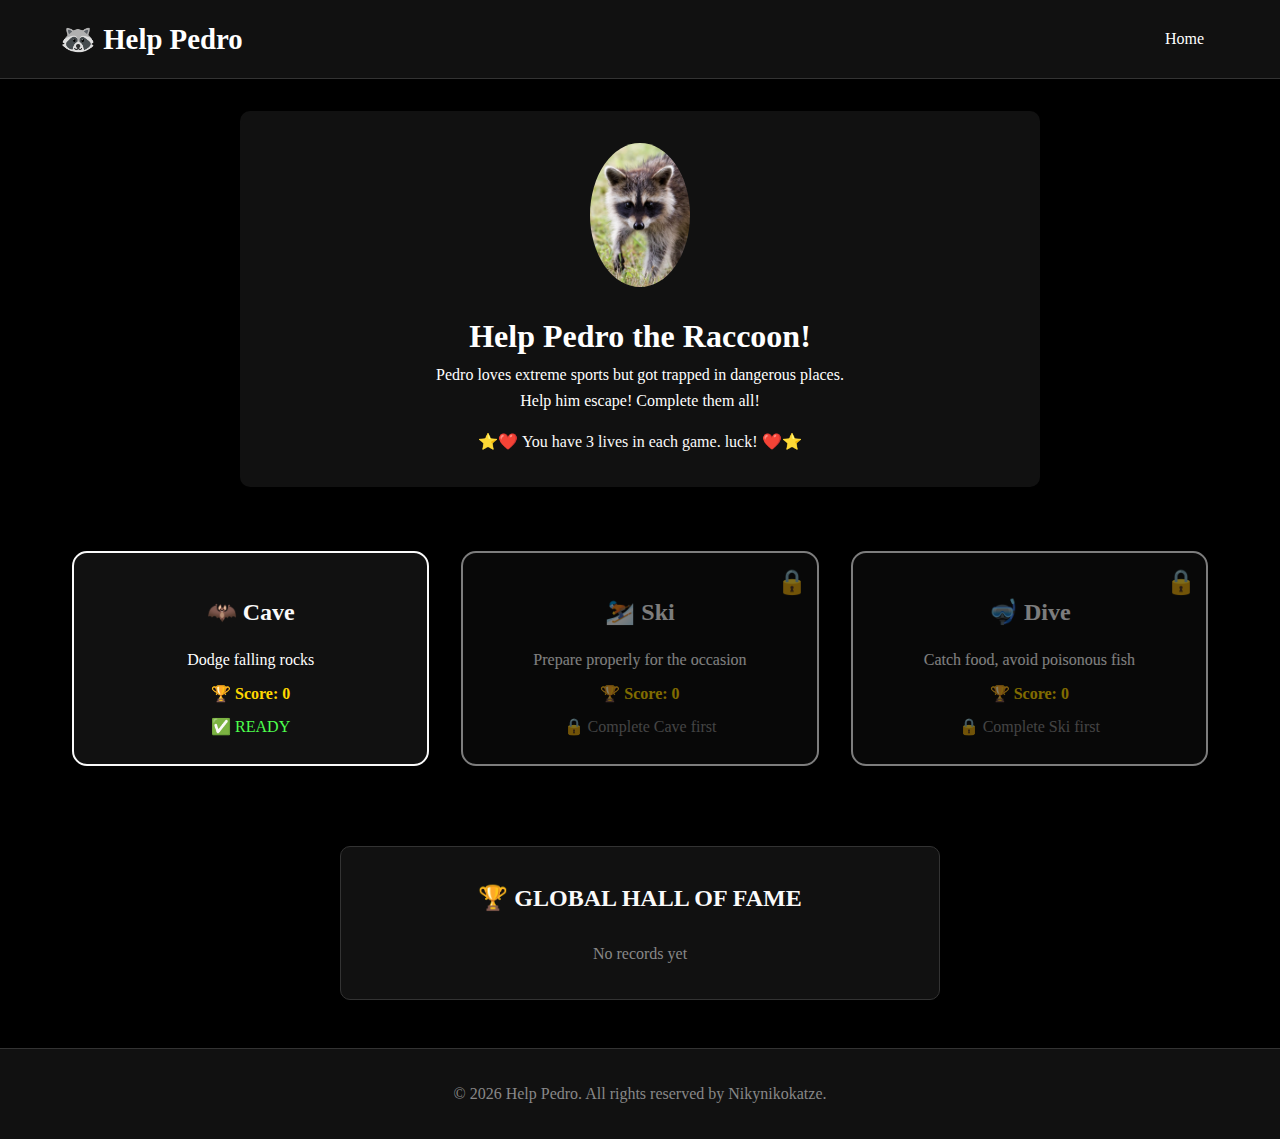
<file: pages/games.html>
<!DOCTYPE html>
<html lang="en">
<head>
    <meta charset="UTF-8">
    <title>Games - Help the Raccoon</title>
    <link rel="stylesheet" href="../css/style.css">
    <style>
        .games-grid {
            display: grid;
            grid-template-columns: repeat(3, 1fr);
            gap: 2rem;
            padding: 2rem;
            max-width: 1200px;
            margin: 0 auto;
        }
        .game-card {
            background: var(--card-bg);
            border: 2px solid var(--accent);
            border-radius: 15px;
            padding: 1.5rem;
            text-align: center;
            cursor: pointer;
            transition: transform 0.3s;
            position: relative;
        }
        .game-card.locked {
            opacity: 0.5;
            cursor: not-allowed;
        }
        .game-card:hover:not(.locked) {
            transform: scale(1.05);
            background: var(--card-hover);
        }
        .game-card h2 {
            color: var(--accent);
            margin: 1rem 0;
        }
        .pedro-icon {
            width: 80px;
            height: 80px;
            border-radius: 50%;
            margin: 0 auto;
            display: block;
            border: 3px solid var(--accent);
        }
        .record-badge {
            color: #ffd700;
            font-weight: bold;
            margin: 0.5rem 0;
        }
        .lock-icon {
            position: absolute;
            top: 10px;
            right: 10px;
            font-size: 1.5rem;
        }
        .global-ranking {
            max-width: 600px;
            margin: 3rem auto;
            padding: 2rem;
            background: var(--card-bg);
            border-radius: 10px;
            border: 1px solid var(--border);
        }
        .global-ranking h2 {
            color: var(--accent);
            text-align: center;
            margin-bottom: 1.5rem;
        }
        .ranking-item {
            display: flex;
            justify-content: space-between;
            padding: 0.5rem;
            border-bottom: 1px solid var(--border);
        }
        .ranking-item .name {
            color: var(--text);
        }
        .ranking-item .time {
            color: #ffd700;
            font-weight: bold;
        }
        .ranking-item .game {
            color: var(--gray);
            font-size: 0.9rem;
        }
        .story {
            text-align: center;
            max-width: 800px;
            margin: 2rem auto;
            padding: 2rem;
            background: var(--card-bg);
            border-radius: 10px;
        }
        #saveSection {
            max-width: 600px;
            margin: 2rem auto;
            padding: 2rem;
            background: var(--card-bg);
            border-radius: 10px;
            border: 2px solid #ffd700;
            text-align: center;
            display: none;
        }
        #saveSection input {
            padding: 10px;
            font-size: 1rem;
            background: #222;
            color: white;
            border: 2px solid #ffd700;
            border-radius: 5px;
            margin-right: 10px;
            width: 200px;
        }
        #saveSection button {
            background: #ffd700;
            color: black;
            border: none;
            padding: 10px 20px;
            border-radius: 5px;
            cursor: pointer;
            font-weight: bold;
        }
        @media (max-width: 768px) {
            .games-grid {
                grid-template-columns: 1fr;
            }
        }
    </style>
</head>
<body>
    <header>
        <nav class="navbar">
            <div class="container">
                <a href="../index.html" class="logo">🦝 Help Pedro</a>
                <ul class="nav-menu">
                    <li><a href="../index.html">Home</a></li>
                </ul>
            </div>
        </nav>
    </header>

    <main>
        <div class="story">
            <img src="../img/Pedro/pedrito.jpg" style="width: 100px; border-radius: 50%; margin-bottom: 1rem;">
            <h1>Help Pedro the Raccoon!</h1>
            <p>Pedro loves extreme sports but got trapped in dangerous places.<br>
            Help him escape! Complete them all!</p>
            <p style="color: var(--accent); margin-top: 1rem;">⭐❤️ You have 3 lives in each game. luck! ❤️⭐</p>
        </div>

        <div class="games-grid">
            <!-- Game 1: Cave -->
            <div class="game-card" onclick="playGame('cave')" id="game1">
                <h2>🦇 Cave</h2>
                <p>Dodge falling rocks</p>
                <div class="record-badge">🏆 Score: <span id="recordCave">0</span></div>
                <div id="status1" style="color: #4dff4d;">✅ READY</div>
            </div>

            <!-- Game 2: Ski -->
            <div class="game-card locked" onclick="checkUnlock(2)" id="game2">
                <div class="lock-icon">🔒</div>
                <h2>⛷️ Ski</h2>
                <p>Prepare properly for the occasion</p>
                <div class="record-badge">🏆 Score: <span id="recordSki">0</span></div>
                <div id="status2" style="color: var(--gray);">🔒 Complete Cave first</div>
            </div>

            <!-- Game 3: Dive -->
            <div class="game-card locked" onclick="checkUnlock(3)" id="game3">
                <div class="lock-icon">🔒</div>
                <h2>🤿 Dive</h2>
                <p>Catch food, avoid poisonous fish</p>
                <div class="record-badge">🏆 Score: <span id="recordDive">0</span></div>
                <div id="status3" style="color: var(--gray);">🔒 Complete Ski first</div>
            </div>
        </div>

        <!-- Save Section for completing all games -->
        <div id="saveSection">
            <h2 style="color: #ffd700;">🏆 YOU COMPLETED ALL GAMES! 🏆</h2>
            <p>Enter your name for the Hall of Fame:</p>
            <input type="text" id="playerName" placeholder="Your name" maxlength="20">
            <button onclick="saveGlobalRecord()">💾 SAVE</button>
        </div>

        <!-- GLOBAL RANKING -->
        <div class="global-ranking">
            <h2>🏆 GLOBAL HALL OF FAME</h2>
            <div id="globalRanking">
                <!-- Se llena con JavaScript -->
            </div>
        </div>
    </main>

    <footer>
        <div class="container">
            <p>&copy; 2026 Help Pedro. All rights reserved by Nikynikokatze.</p>
        </div>
    </footer>

    <script>
        // ===== CARGAR PROGRESO Y PUNTAJES =====
        function loadGameProgress() {
            // Cargar scores de las partidas
            document.getElementById('recordCave').textContent = localStorage.getItem('lastCaveScore') || '0';
            document.getElementById('recordSki').textContent = localStorage.getItem('lastSkiScore') || '0';
            document.getElementById('recordDive').textContent = localStorage.getItem('lastDiveScore') || '0';
            
            // Verificar juegos completados
            let caveCompleted = localStorage.getItem('caveCompleted') === 'true';
            let skiCompleted = localStorage.getItem('skiCompleted') === 'true';
            
            console.log('Cave completed:', caveCompleted);
            console.log('Ski completed:', skiCompleted);
            
            // Actualizar UI de desbloqueo
            if (caveCompleted) {
                document.getElementById('game2').classList.remove('locked');
                document.getElementById('game2').setAttribute('onclick', "playGame('ski')");
                document.getElementById('status2').innerHTML = '✅ READY';
                document.getElementById('status2').style.color = '#4dff4d';
                document.querySelector('#game2 .lock-icon').style.display = 'none';
            }
            
            if (skiCompleted) {
                document.getElementById('game3').classList.remove('locked');
                document.getElementById('game3').setAttribute('onclick', "playGame('dive')");
                document.getElementById('status3').innerHTML = '✅ READY';
                document.getElementById('status3').style.color = '#4dff4d';
                document.querySelector('#game3 .lock-icon').style.display = 'none';
            }
            
            // Verificar si completó los 3
            checkAllGamesCompleted();
        }

        // ===== VERIFICAR SI COMPLETÓ LOS 3 JUEGOS =====
        function checkAllGamesCompleted() {
            let caveCompleted = localStorage.getItem('caveCompleted') === 'true';
            let skiCompleted = localStorage.getItem('skiCompleted') === 'true';
            let diveCompleted = localStorage.getItem('diveCompleted') === 'true';
            
            if (caveCompleted && skiCompleted && diveCompleted) {
                document.getElementById('saveSection').style.display = 'block';
            }
        }

        // ===== GUARDAR RÉCORD GLOBAL =====
        function saveGlobalRecord() {
            let name = document.getElementById('playerName').value.trim() || 'Anonymous';
            let date = new Date().toLocaleDateString();
            
            let globalRankings = JSON.parse(localStorage.getItem('globalHallOfFame')) || [];
            
            globalRankings.push({ 
                name: name, 
                date: date,
                cave: localStorage.getItem('lastCaveScore') || 0,
                ski: localStorage.getItem('lastSkiScore') || 0,
                dive: localStorage.getItem('lastDiveScore') || 0
            });
            
            // Ordenar por puntaje total
            globalRankings.sort((a, b) => {
                let totalA = (parseInt(a.cave) || 0) + (parseInt(a.ski) || 0) + (parseInt(a.dive) || 0);
                let totalB = (parseInt(b.cave) || 0) + (parseInt(b.ski) || 0) + (parseInt(b.dive) || 0);
                return totalB - totalA;
            });
            
            if (globalRankings.length > 20) globalRankings = globalRankings.slice(0, 20);
            localStorage.setItem('globalHallOfFame', JSON.stringify(globalRankings));
            
            document.getElementById('saveSection').style.display = 'none';
            loadGlobalRanking();
            alert('✅ Record saved to Hall of Fame!');
        }

        // ===== CARGAR HALL OF FAME GLOBAL =====
        function loadGlobalRanking() {
            let globalRankings = JSON.parse(localStorage.getItem('globalHallOfFame')) || [];
            let html = '';
            
            globalRankings.slice(0, 10).forEach((item, index) => {
                let total = (parseInt(item.cave) || 0) + (parseInt(item.ski) || 0) + (parseInt(item.dive) || 0);
                html += `
                    <div class="ranking-item">
                        <span class="name">${index+1}. ${item.name}</span>
                        <span>
                            <span class="time">${total} pts</span>
                            <span class="game">${item.date}</span>
                        </span>
                    </div>
                `;
            });
            
            document.getElementById('globalRanking').innerHTML = html || '<p style="text-align: center; color: var(--gray);">No records yet</p>';
        }

        // ===== FUNCIONES DE NAVEGACIÓN =====
        function playGame(game) {
            window.location.href = game + '.html';
        }

        function checkUnlock(gameNum) {
            let caveCompleted = localStorage.getItem('caveCompleted') === 'true';
            let skiCompleted = localStorage.getItem('skiCompleted') === 'true';
            
            if (gameNum === 2 && !caveCompleted) {
                alert('❌ Complete Cave first!');
            } else if (gameNum === 3 && !skiCompleted) {
                alert('❌ Complete Ski first!');
            }
        }

        // ===== INICIALIZACIÓN =====
        document.addEventListener('DOMContentLoaded', function() {
            loadGameProgress();
            loadGlobalRanking();
        });
        
    </script>
</body>
</html>
</file>
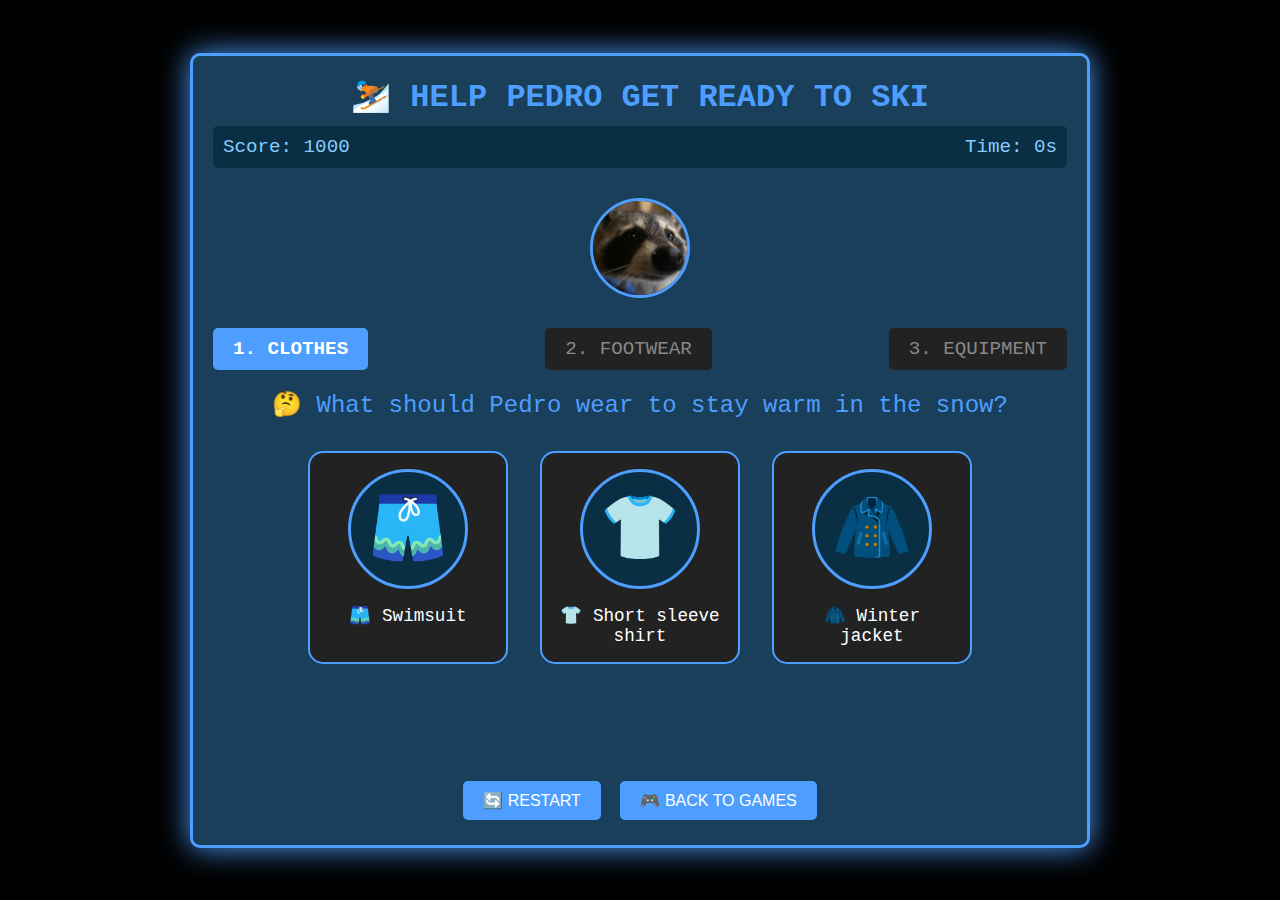
<file: pages/ski.html>
<!DOCTYPE html>
<html lang="en">
<head>
    <meta charset="UTF-8">
    <title>SKI PREP - Help Pedro</title>
    <style>
        * { margin: 0; padding: 0; box-sizing: border-box; }
        body {
            background: #000;
            font-family: 'Courier New', monospace;
            min-height: 100vh;
            display: flex;
            justify-content: center;
            align-items: center;
            color: white;
        }
        .game-container {
            background: #1a3f5a;
            border: 3px solid #4d9eff;
            border-radius: 10px;
            padding: 20px;
            text-align: center;
            max-width: 900px;
            width: 100%;
            box-shadow: 0 0 30px #4d9eff;
        }
        h1 {
            color: #4d9eff;
            margin-bottom: 10px;
        }
        .pedro-section {
            display: flex;
            justify-content: center;
            align-items: center;
            margin: 20px 0;
            position: relative;
            height: 120px;
        }
        .pedro-circle {
            width: 100px;
            height: 100px;
            border-radius: 50%;
            overflow: hidden;
            border: 3px solid #4d9eff;
            transition: transform 0.2s;
        }
        .pedro-circle img {
            width: 100%;
            height: 100%;
            object-fit: cover;
        }
        .pedro-circle.jump {
            animation: jump 0.3s ease 3;
        }
        @keyframes jump {
            0% { transform: translateY(0); }
            50% { transform: translateY(-20px); }
            100% { transform: translateY(0); }
        }
        .score-timer {
            display: flex;
            justify-content: space-between;
            margin: 10px 0;
            padding: 10px;
            background: #0a2f44;
            border-radius: 5px;
            color: #88ccff;
            font-size: 1.2rem;
        }
        .step-indicator {
            display: flex;
            justify-content: space-between;
            margin: 20px 0;
            font-size: 1.2rem;
        }
        .step {
            padding: 10px 20px;
            background: #222;
            border-radius: 5px;
            color: #888;
        }
        .step.active {
            background: #4d9eff;
            color: white;
            font-weight: bold;
        }
        .question {
            font-size: 1.5rem;
            margin: 20px 0;
            color: #4d9eff;
        }
        .options {
            display: flex;
            justify-content: center;
            gap: 2rem;
            margin: 2rem 0;
            flex-wrap: wrap;
        }
        .option {
            background: #222;
            border: 2px solid #4d9eff;
            border-radius: 15px;
            padding: 1rem;
            width: 200px;
            cursor: pointer;
            transition: transform 0.3s;
        }
        .option:hover {
            transform: scale(1.05);
            background: #333;
        }
        .option-circle {
            width: 120px;
            height: 120px;
            border-radius: 50%;
            margin: 0 auto 1rem;
            border: 3px solid #4d9eff;
            display: flex;
            justify-content: center;
            align-items: center;
            background: #0a2f44;
            font-size: 4rem;
        }
        .option p {
            color: white;
            font-size: 1.1rem;
        }
        .message {
            font-size: 1.5rem;
            margin: 20px 0;
            min-height: 60px;
            color: #ff6b6b;
        }
        button {
            background: #4d9eff;
            color: white;
            border: none;
            padding: 10px 20px;
            margin: 5px;
            border-radius: 5px;
            cursor: pointer;
            font-size: 1rem;
        }
        button:hover { background: #3a7bff; }
        .game-over-overlay {
            position: fixed;
            top: 0;
            left: 0;
            width: 100%;
            height: 100%;
            background: rgba(0,0,0,0.95);
            display: none;
            justify-content: center;
            align-items: center;
            z-index: 1000;
        }
        .game-over-box {
            background: #1a3f5a;
            border: 3px solid #ff6b6b;
            border-radius: 20px;
            padding: 40px;
            text-align: center;
            max-width: 500px;
        }
        .game-over-box h2 {
            color: #ff6b6b;
            font-size: 3rem;
            margin-bottom: 20px;
        }
        .game-over-box p {
            color: white;
            font-size: 2rem;
            margin-bottom: 30px;
        }
        .game-over-box .emoji {
            font-size: 5rem;
            margin: 20px 0;
        }
        .game-over-box button {
            background: #ff6b6b;
            font-size: 1.5rem;
            padding: 15px 30px;
        }
        .victory-overlay {
            position: fixed;
            top: 0;
            left: 0;
            width: 100%;
            height: 100%;
            background: rgba(0,0,0,0.95);
            display: none;
            justify-content: center;
            align-items: center;
            z-index: 1000;
        }
        .victory-box {
            background: #1a3f5a;
            border: 3px solid #4dff4d;
            border-radius: 20px;
            padding: 40px;
            text-align: center;
            max-width: 600px;
        }
        .victory-box h2 {
            color: #4dff4d;
            font-size: 3rem;
            margin-bottom: 20px;
        }
        .victory-box p {
            color: white;
            font-size: 1.5rem;
            margin-bottom: 30px;
        }
        .victory-box button {
            background: #4dff4d;
            color: black;
            font-size: 1.5rem;
            padding: 15px 30px;
        }
        .help-text {
            color: #88ccff;
            font-size: 1.2rem;
            margin-top: 5px;
            font-style: italic;
        }
    </style>
</head>
<body>
    <div class="game-container">
        <h1>⛷️ HELP PEDRO GET READY TO SKI</h1>
        
        <div class="score-timer">
            <span>Score: <span id="score">1000</span></span>
            <span>Time: <span id="timer">0</span>s</span>
        </div>

        <div class="pedro-section">
            <div class="pedro-circle" id="pedroCircle">
                <img src="../img/Pedro/pedrope.jpg" alt="Pedro">
            </div>
        </div>

        <div class="step-indicator">
            <div class="step active" id="step1">1. CLOTHES</div>
            <div class="step" id="step2">2. FOOTWEAR</div>
            <div class="step" id="step3">3. EQUIPMENT</div>
        </div>

        <div class="question" id="questionText"></div>

        <div class="options" id="optionsContainer"></div>

        <div class="message" id="messageDisplay"></div>

        <button onclick="restartGame()">🔄 RESTART</button>
        <button onclick="window.location.href='games.html'">🎮 BACK TO GAMES</button>
    </div>

    <!-- Game Over Overlay -->
    <div class="game-over-overlay" id="gameOverOverlay">
        <div class="game-over-box">
            <h2>❄️ OH NO! ❄️</h2>
            <div class="emoji" id="gameOverEmoji">💀</div>
            <p id="gameOverMessage"></p>
            <button onclick="restartGame()">🔄 TRY AGAIN</button>
        </div>
    </div>

    <!-- Victory Overlay -->
    <div class="victory-overlay" id="victoryOverlay">
        <div class="victory-box">
            <h2>🎉 VICTORY! 🎉</h2>
            <p>Pedro can now spend the afternoon having fun skiing!<br>Thanks for helping him! ⛷️</p>
            <button onclick="goToGames()">ACCEPT</button>
        </div>
    </div>

    <script>
        // Game state
        let currentStep = 1;
        let clothes = null;
        let footwear = null;
        let equipment = null;
        let gameActive = true;
        let score = 1000;
        let seconds = 0;
        let timerInterval;
        
        // Score decay - 1 point per second
        function startTimer() {
            timerInterval = setInterval(() => {
                if (gameActive) {
                    seconds++;
                    score = Math.max(0, score - 1);
                    document.getElementById('timer').textContent = seconds;
                    document.getElementById('score').textContent = score;
                    
                    if (score <= 0) {
                        gameActive = false;
                        clearInterval(timerInterval);
                        showGameOver('⏰', 'Pedro ran out of time!');
                    }
                }
            }, 1000);
        }

        // Load Pedro image
        let pedroImg = new Image();
        pedroImg.src = '../img/Pedro/pedrope.jpg';

        // Question data with emojis
        const questions = {
            1: {
                text: "🤔 What should Pedro wear to stay warm in the snow?",
                options: [
                    { id: 'wrong1', text: "🩳 Swimsuit", emoji: "🩳", correct: false },
                    { id: 'wrong2', text: "👕 Short sleeve shirt", emoji: "👕", correct: false },
                    { id: 'correct', text: "🧥 Winter jacket", emoji: "🧥", correct: true }
                ]
            },
            2: {
                text: "🤔 What footwear should Pedro use on the snow?",
                options: [
                    { id: 'wrong1', text: "🩴 Sandals", emoji: "🩴", correct: false },
                    { id: 'wrong2', text: "👟 Sneakers", emoji: "👟", correct: false },
                    { id: 'correct', text: "🎿 Ski boots", emoji: "🎿", correct: true }
                ]
            },
            3: {
                text: "🤔 What equipment does Pedro need to ski?",
                options: [
                    { id: 'wrong1', text: "🏄 Surfboard", emoji: "🏄", correct: false },
                    { id: 'wrong2', text: "🎒 Backpack", emoji: "🎒", correct: false },
                    { id: 'correct', text: "⛷️ Skis", emoji: "⛷️", correct: true }
                ]
            }
        };

        // Shuffle array function
        function shuffleArray(array) {
            for (let i = array.length - 1; i > 0; i--) {
                const j = Math.floor(Math.random() * (i + 1));
                [array[i], array[j]] = [array[j], array[i]];
            }
            return array;
        }

        // Jump animation
        function jumpPedro() {
            const pedro = document.getElementById('pedroCircle');
            pedro.classList.add('jump');
            setTimeout(() => {
                pedro.classList.remove('jump');
            }, 900);
        }

        // Show game over with custom emoji and message
        function showGameOver(emoji, message) {
            gameActive = false;
            clearInterval(timerInterval);
            document.getElementById('gameOverEmoji').textContent = emoji;
            document.getElementById('gameOverMessage').textContent = message;
            document.getElementById('gameOverOverlay').style.display = 'flex';
        }

        // Load options for current step
        function loadStep(step) {
            // Update step indicators
            document.getElementById('step1').classList.remove('active');
            document.getElementById('step2').classList.remove('active');
            document.getElementById('step3').classList.remove('active');
            document.getElementById(`step${step}`).classList.add('active');

            // Clear previous message
            document.getElementById('messageDisplay').innerHTML = '';

            // Load question and options
            const q = questions[step];
            document.getElementById('questionText').innerHTML = q.text;

            // Shuffle options randomly
            const shuffledOptions = shuffleArray([...q.options]);

            let optionsHtml = '';
            shuffledOptions.forEach(opt => {
                optionsHtml += `
                    <div class="option" onclick="selectOption(${step}, ${opt.correct})">
                        <div class="option-circle">
                            ${opt.emoji}
                        </div>
                        <p>${opt.text}</p>
                    </div>
                `;
            });
            document.getElementById('optionsContainer').innerHTML = optionsHtml;
        }

        // Handle option selection
        function selectOption(step, isCorrect) {
            if (!gameActive) return;

            if (isCorrect) {
                // Correct choice
                jumpPedro();
                document.getElementById('messageDisplay').innerHTML = '✅ Good choice!';
                
                // Move to next step or finish
                if (step < 3) {
                    setTimeout(() => {
                        currentStep++;
                        loadStep(currentStep);
                    }, 1000);
                } else {
                    // All steps completed correctly
                    setTimeout(() => {
                        gameActive = false;
                        clearInterval(timerInterval);
                        
                        // Mark ski as completed
                        localStorage.setItem('skiCompleted', 'true');
                        localStorage.setItem('lastSkiScore', score);
                        
                        document.getElementById('victoryOverlay').style.display = 'flex';
                    }, 1000);
                }
            } else {
                // Wrong choice - Game Over with specific messages per step
                if (step === 1) {
                    showGameOver('🥶', 'Pedro froze!');
                } else if (step === 2) {
                    showGameOver('😨', 'Oh no! Pedro slipped!');
                } else if (step === 3) {
                    showGameOver('🥲', 'Wrong equipment! Pedro got lost!');
                }
            }
        }

        // Restart game
        function restartGame() {
            currentStep = 1;
            clothes = null;
            footwear = null;
            equipment = null;
            gameActive = true;
            score = 1000;
            seconds = 0;
            document.getElementById('score').textContent = '1000';
            document.getElementById('timer').textContent = '0';
            document.getElementById('gameOverOverlay').style.display = 'none';
            document.getElementById('victoryOverlay').style.display = 'none';
            
            // Restart timer
            if (timerInterval) clearInterval(timerInterval);
            startTimer();
            
            loadStep(1);
        }

        // Go to games
        function goToGames() {
            window.location.href = 'games.html';
        }

        // Initialize game
        startTimer();
        loadStep(1);
    </script>
</body>
</html>
</file>
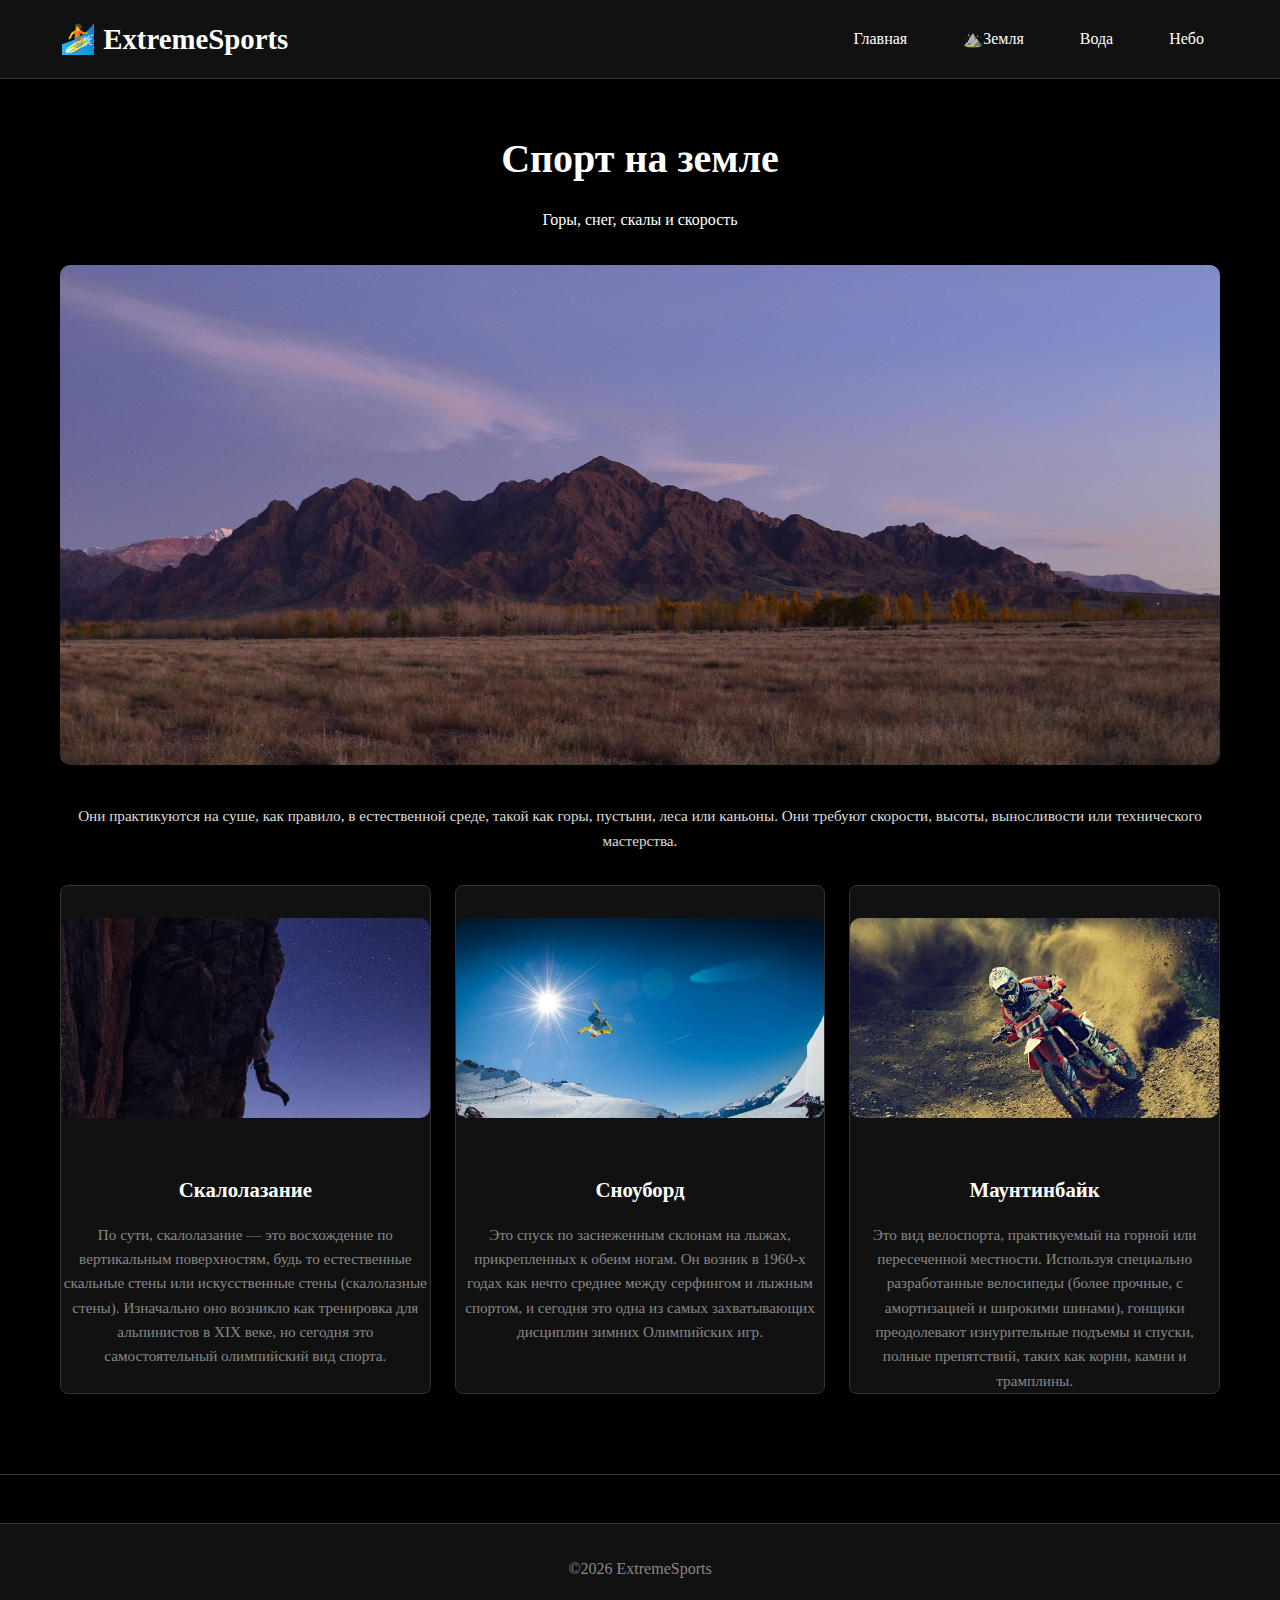
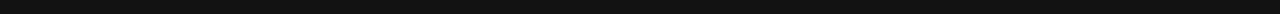
<file: pages/tierra.html>
<!DOCTYPE html>
<html lang="ru">
<head>
    <meta charset="UTF-8">
    <meta name="viewport" content="width=device-width, initial-scale=1.0">
    <title>Земля - ExtremeSports</title>
    <link rel="stylesheet" href="../css/style.css">
</head>
<body>
    <header>
        <nav class="navbar">
            <div class="container">
                <a href="../index.html" class="logo">🏄 ExtremeSports</a>
                <ul class="nav-menu">
                    <li><a herf="../index.html">Главная</a></li>
                    <li><a href="tierra.html">⛰️Земля</a></li>
                    <li><a href="agua.html">Вода</a></li>
                    <li><a href="cielo.html">Небо</a></li>
                </ul>
            </div>
        </nav>
    </header>

    <main>
        <section class="sport-hero">
            <div class="container">
                <h2>Спорт на земле</h2>
                <p>Горы, снег, скалы и скорость</p>
                <img src="../img/earth/heroearth.jpg">
                <p style="padding: 0 1 rem 1 rem; color:gainsboro; font-size: 0.95rem;">
                    Они практикуются на суше, как правило, в естественной среде, такой как горы, пустыни, леса или каньоны. Они требуют скорости, высоты, выносливости или технического мастерства.
                </p>
                
                <div class="deportes-grid">
                    <div class="deporte-item">
                        <img src="../img/earth/climbing.jpg" alt="Скалолазание">
                        <h4>Скалолазание</h4>
                        <p style="padding: 0 1 rem 1 rem; color: var(--gray); font-size: 0.95rem;">
                            По сути, скалолазание — это восхождение по вертикальным поверхностям, будь то естественные скальные стены или искусственные стены (скалолазные стены). Изначально оно возникло как тренировка для альпинистов в XIX веке, но сегодня это самостоятельный олимпийский вид спорта.
                        </p>
                    </div>

                    <div class="deporte-item">
                        <img src="../img/earth/snowboard.jpg" alt="Сноуборд">
                        <h4>Сноуборд</h4>
                        <p style="padding: 0 1 rem 1 rem; color: var(--gray); font-size: 0.95rem;">
                            Это спуск по заснеженным склонам на лыжах, прикрепленных к обеим ногам. Он возник в 1960-х годах как нечто среднее между серфингом и лыжным спортом, и сегодня это одна из самых захватывающих дисциплин зимних Олимпийских игр.
                        </p>
                    </div>

                    <div class="deporte-item">
                        <img src="../img/earth/motorcycle.jpg" lat="Маунтинбайк">
                        <h4>Маунтинбайк</h4>
                        <p style="padding: 0 1 rem 1 rem; color: var(--gray); font-size: 0.95rem;">
                            Это вид велоспорта, практикуемый на горной или пересеченной местности. Используя специально разработанные велосипеды (более прочные, с амортизацией и широкими шинами), гонщики преодолевают изнурительные подъемы и спуски, полные препятствий, таких как корни, камни и трамплины.
                        </p>
                    </div>
                </div>
            </div>
        </section>
    </main>

    <footer>
        <div class="container">
            <p>&copy;2026 ExtremeSports</p>
        </div>
    </footer>

    <scrip src="../js/main.js"></scrip>
</body>
</html>
</file>
<file: css/style.css>
:root {
    --bg: #000000;
    --text: #ffffff;
    --card-bg: #111111;
    --card-hover: #222222;
    --accent: #fafafa;
    --gray: #888888;
    --border: #333333;
    --shadow: 0 4px 6px rgba(255, 255, 255, 0.1);
    --transition: all 0.3s ease;
}

* {
    margin: 0;
    padding: 0;
    box-sizing: border-box;
}

body {
    font-family: "Times New Roman", Times, serif;
    background-color: var(--bg);
    color: var(--text);
    line-height: 1.6;
}

.container {
    max-width: 1200px;
    margin: 0 auto;
    padding: 0 20px;
}

header, .navbar, .navbar .container {
    overflow: visible !important;
    z-index: 1000;
    position: relative;
}

.navbar {
    background-color: var(--card-bg);
    padding: 1rem 0;
    position: sticky;
    top: 0;
    z-index: 1000;
    border-bottom: 1px solid var(--border);
}

.navbar .container {
    display: flex;
    justify-content: space-between;
    align-items: center;
    flex-wrap: wrap;
}

.logo {
    color: var(--text);
    text-decoration: none;
    font-size: 1.8rem;
    font-weight: bold;
}

.nav-menu {
    display: flex;
    list-style: none;
    gap: 1.5rem;
}

.nav-menu a {
    color: var(--text);
    text-decoration: none;
    padding: 0.5rem 1rem;
    transition: var(--transition);
}

.nav-menu a:hover {
    background-color: var(--card-hover);
    border-radius: 4px;
}

.hero {
    padding: 4rem 0;
    text-align: center;
    border-bottom: 1px solid var(--border);
}

.hero h1 {
    font-size: 3.5rem;
    margin-bottom: 1rem;
    font-weight: bold;
}

.hero p {
    font-size: 1.3rem;
    color: var(--gray);
    margin-bottom: 2rem;
}

.hero-img {
    max-width: 100%;
    border-radius: 10px;
    border: 1px solid var(--border);
}

.categories-grid {
    display: grid;
    grid-template-columns: repeat(3, 1fr);
    gap: 2rem;
    padding: 3rem 0;
}

.category-card {
    background-color: var(--card-bg);
    border-radius: 10px;
    overflow: hidden;
    border: 1px solid var(--border);
    transition: var(--transition);
    text-decoration: none;
    color: var(--text);
    display: block;
}

.category-card:hover {
    transform: translateY(-5px);
    background-color: var(--card-hover);
}

.category-card img {
    width: 100%;
    height: 250px;
    object-fit: cover;
}

.category-card h3 {
    padding: 1rem;
    font-size: 1.8rem;
    text-align: center;
}

.category-card p {
    padding: 0 1rem 1rem;
    color: var(--gray);
    text-align: center;
}

.mapa-interactivo {
    padding: 1rem 0 1rem 0;
    background-color: var(--bg);
    color: var(--text);
    text-align: center;
    position: relative;
    z-index: 1;
    overflow: visible !important;
}

.mapa-interactivo .container {
    overflow: visible !important;
}

.mapa-contenedor {
    position: relative;
    max-width: 1200px;
    margin: 2rem auto;
    border: 2px solid var(--border);
    border-radius: 10px;
    background-color: #0a1a2a;
    overflow: visible !important;
}

.mapa-base {
    width: 100%;
    height: auto;
    display: block;
    position: relative;
    z-index: 1;
}

.marcador {
    position: absolute;
    transform: translate(-50%, -50%);
    cursor: pointer;
    z-index: 10;
}

.punto {
    font-size: 2.5rem;
    filter: drop-shadow(0 0 8px var(--accent));
    transition: transform 0.2s;
    display: block;
    z-index: 11;
    position: relative;
}

.punto:hover {
    transform: scale(1.4);
}

.info-lugar {
    position: absolute;
    bottom: 180%;
    left: 50%;
    transform: translateX(-50%);
    width: 220px;
    background-color: var(--card-bg);
    border: 2px solid var(--accent);
    border-radius: 15px;
    padding: 1rem;
    display: none;
    z-index: 9999 !important;
    box-shadow: 0 0 25px rgba(255, 107, 107, 0.5);
    color: var(--text);
    text-align: center;
    pointer-events: none;
}

.info-lugar::after {
    content: '';
    position: absolute;
    top: 100%;
    left: 50%;
    margin-left: -8px;
    border-width: 8px;
    border-style: solid;
    border-color: var(--accent) transparent transparent transparent;
}

.info-lugar h4 {
    color: var(--accent);
    margin-bottom: 0.8rem;
    font-size: 1rem;
}

.info-lugar p {
    color: var(--text);
    font-size: 0.9rem;
    margin: 0.3rem 0;
}

.info-lugar img {
    width: 100px;
    height: 100px;
    border-radius: 50%;
    object-fit: cover;
    margin: 10px auto;
    display: block;
    border: 2px solid var(--accent);
}

.sport-hero {
    padding: 3rem 0;
    text-align: center;
    border-bottom: 1px solid var(--border);
}

.sport-hero h2 {
    font-size: 2.5rem;
    margin-bottom: 1rem;
}

.sport-hero img {
    width: 100%;
    max-height: 500px;
    object-fit: cover;
    border-radius: 10px;
    margin: 2rem 0;
}

.sport-description {
    padding: 2rem 0;
    font-size: 1.2rem;
    color: var(--gray);
}

.deportes-grid {
    display: grid;
    grid-template-columns: repeat(auto-fit, minmax(250px, 1fr));
    gap: 1.5rem;
    padding: 2rem 0;
}

.deporte-item {
    background-color: var(--card-bg);
    border-radius: 8px;
    overflow: hidden;
    border: 1px solid var(--border);
}

.deporte-item img {
    width: 100%;
    height: 200px;
    object-fit: cover;
}

.deporte-item h4 {
    padding: 1rem;
    text-align: center;
    font-size: 1.3rem;
}

footer {
    background-color: var(--card-bg);
    color: var(--gray);
    text-align: center;
    padding: 2rem 0;
    margin-top: 3rem;
    border-top: 1px solid var(--border);
}

@media (max-width: 768px) {
    .navbar .container {
        flex-direction: column;
        gap: 1rem;
    }
    
    .nav-menu {
        flex-direction: column;
        align-items: center;
        width: 100%;
    }
    
    .hero h1 {
        font-size: 2rem;
    }

    .categories-grid {
        grid-template-columns: 1fr;
    }

    .mapa-interactivo {
        padding-bottom: 12rem;
    }
    
    .punto {
        font-size: 1.8rem;
    }
    .info-lugar {
        width: 180px;
    }
    
    .info-lugar img {
        width: 80px;
        height: 80px;
    }
}
</file>
